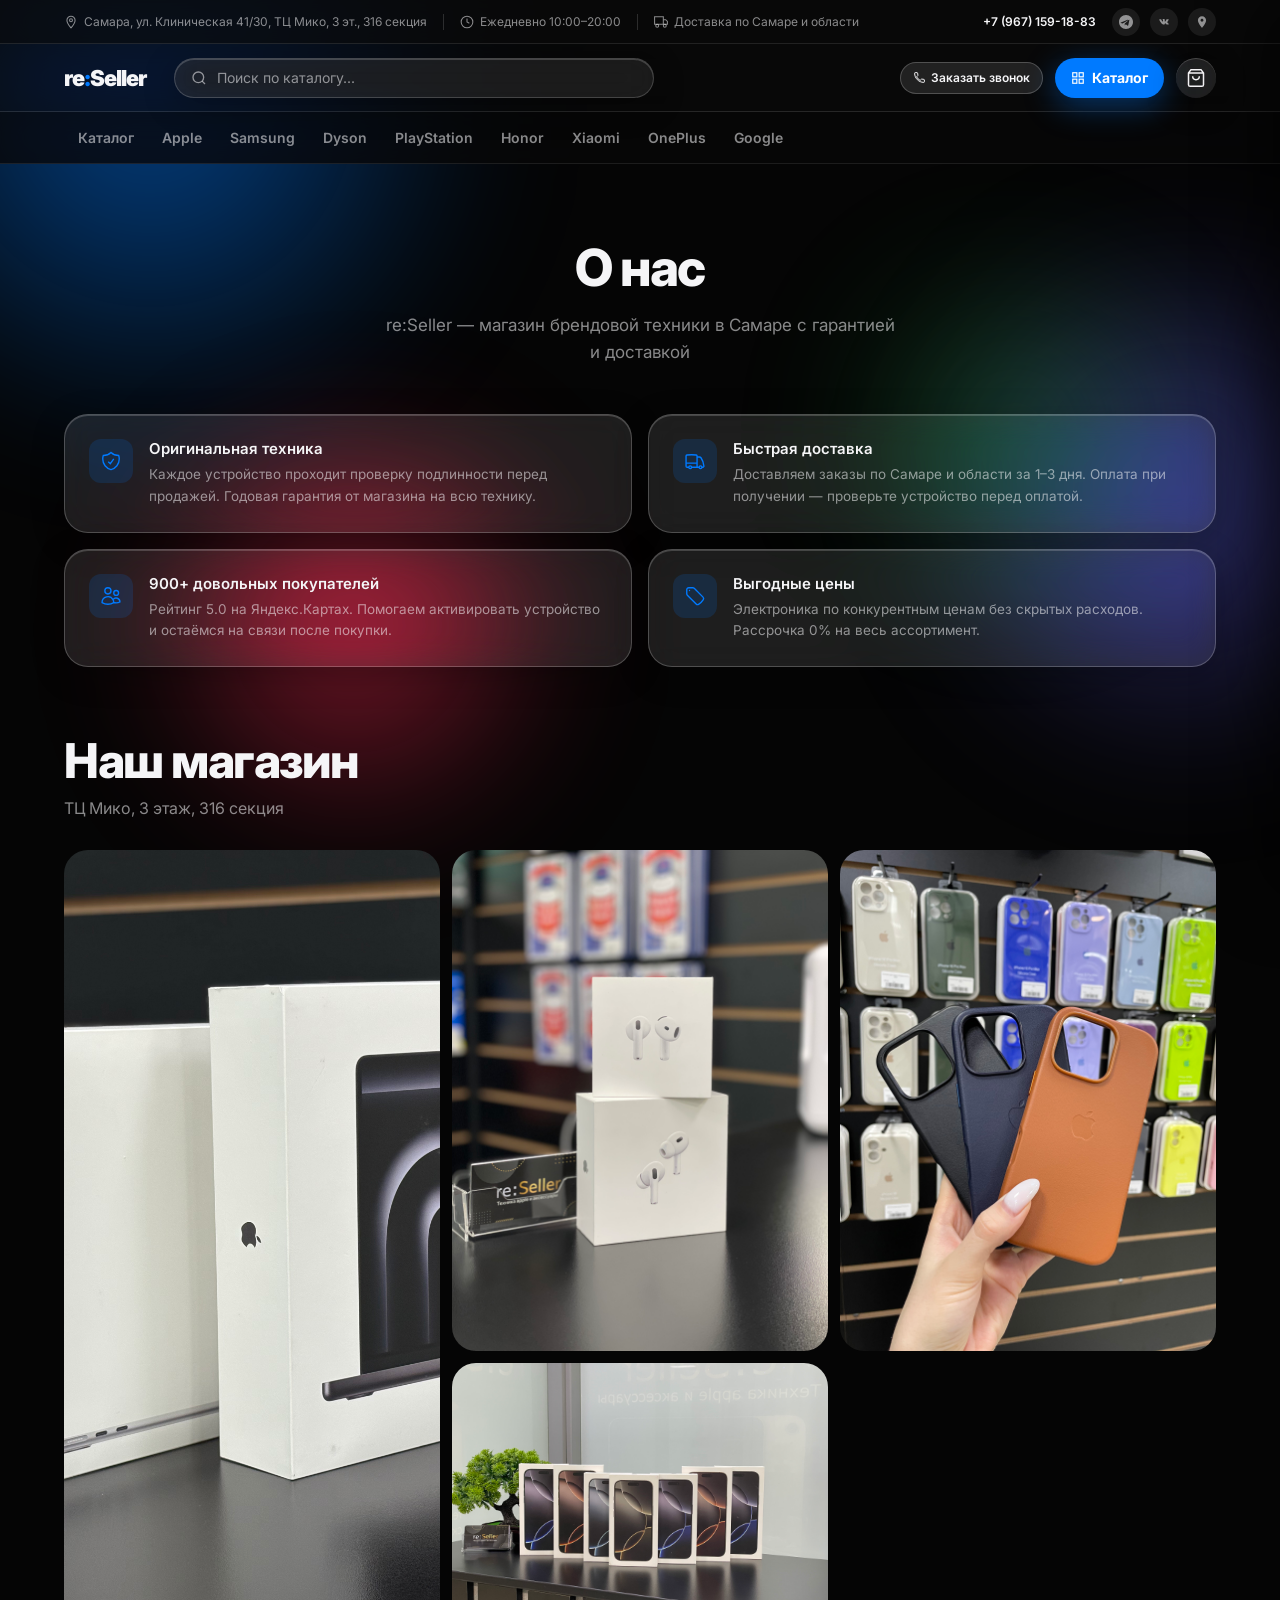
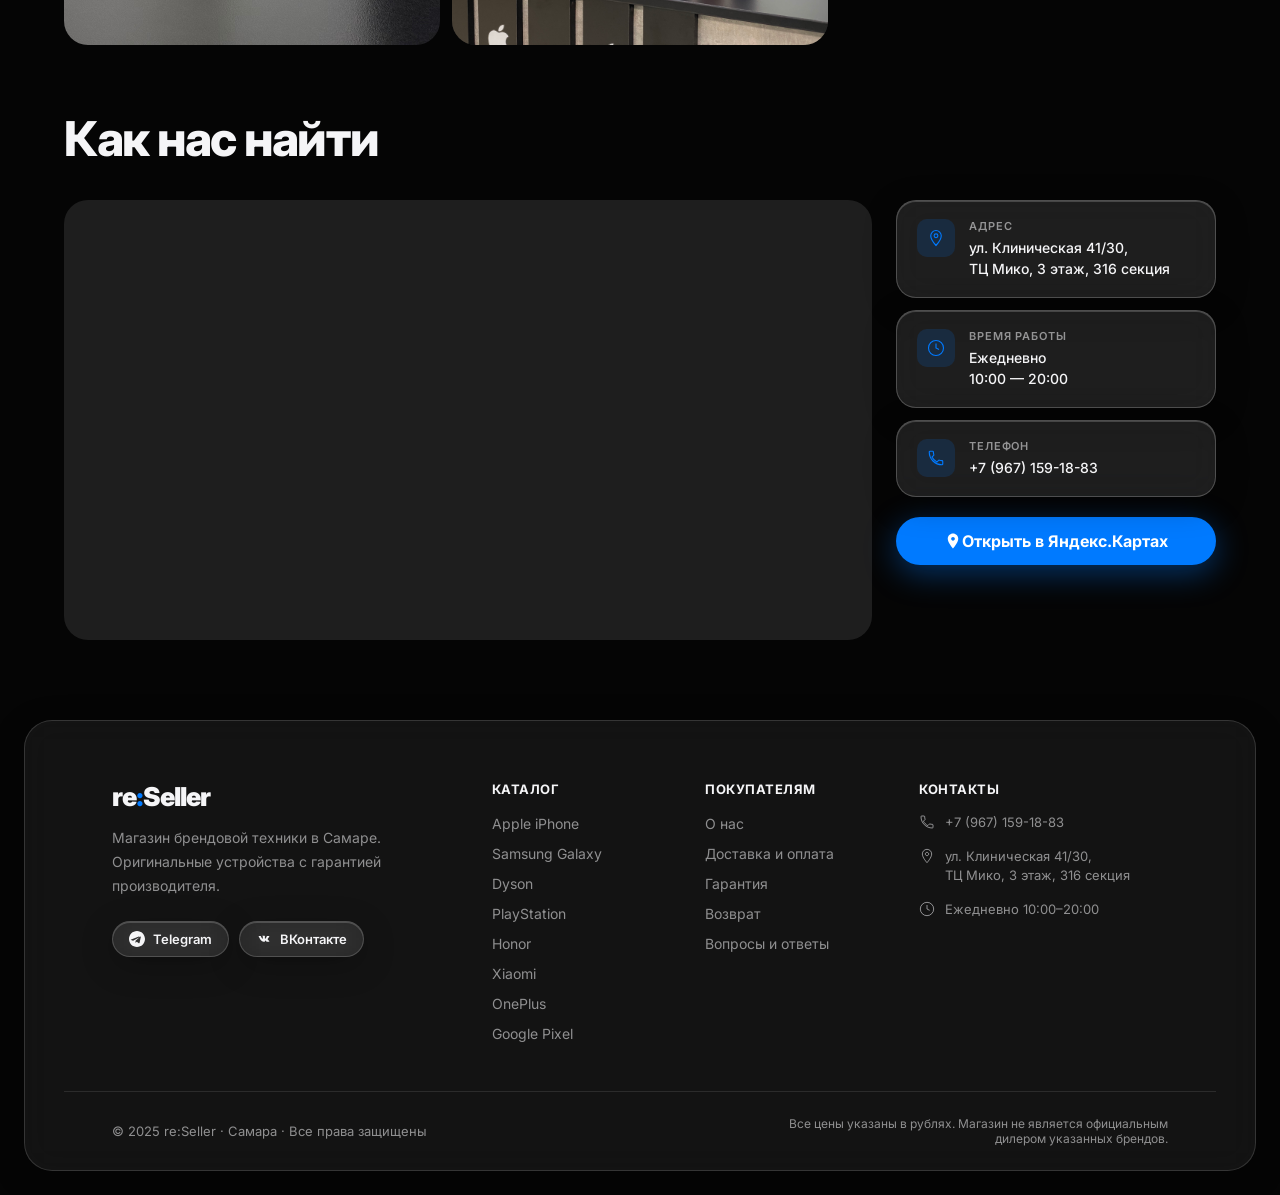
<file: about.html>
<!DOCTYPE html>
<html lang="ru">
<head>
  <meta charset="UTF-8" />
  <meta name="viewport" content="width=device-width, initial-scale=1.0" />
  <title>О нас — re:Seller · Магазин брендовой техники · Самара</title>
  <link rel="stylesheet" href="styles.css" />
  <link rel="preconnect" href="https://fonts.googleapis.com" />
  <link href="https://fonts.googleapis.com/css2?family=Inter:wght@300;400;500;600;700;800;900&display=swap" rel="stylesheet" />
</head>
<body>

  <!-- Ambient background -->
  <div class="bg-blob blob-1"></div>
  <div class="bg-blob blob-2"></div>
  <div class="bg-blob blob-3"></div>
  <div class="bg-blob blob-4"></div>

  <!-- ══ TOP BAR ══ -->
  <div class="topbar">
    <div class="topbar-inner">
      <div class="topbar-left">
        <a href="https://yandex.ru/maps/org/re_seller/228219839938" target="_blank" class="topbar-link">
          <svg viewBox="0 0 24 24" fill="none" stroke="currentColor" stroke-width="1.8"><path d="M12 2C8.13 2 5 5.13 5 9c0 5.25 7 13 7 13s7-7.75 7-13c0-3.87-3.13-7-7-7zm0 9.5c-1.38 0-2.5-1.12-2.5-2.5s1.12-2.5 2.5-2.5 2.5 1.12 2.5 2.5-1.12 2.5-2.5 2.5z"/></svg>
          Самара, ул. Клиническая 41/30, ТЦ Мико, 3 эт., 316 секция
        </a>
        <span class="topbar-sep"></span>
        <span class="topbar-link">
          <svg viewBox="0 0 24 24" fill="none" stroke="currentColor" stroke-width="1.8"><circle cx="12" cy="12" r="10"/><polyline points="12 6 12 12 16 14"/></svg>
          Ежедневно 10:00–20:00
        </span>
        <span class="topbar-sep"></span>
        <span class="topbar-link delivery-tag">
          <svg viewBox="0 0 24 24" fill="none" stroke="currentColor" stroke-width="1.8"><path d="M1 3h15v13H1zM16 8h4l3 3v5h-7V8z"/><circle cx="5.5" cy="18.5" r="2.5"/><circle cx="18.5" cy="18.5" r="2.5"/></svg>
          Доставка по Самаре и области
        </span>
      </div>
      <div class="topbar-right">
        <a href="tel:+79671591883" class="topbar-phone">+7 (967) 159-18-83</a>
        <div class="topbar-socials">
          <a href="https://t.me/reSeller763" target="_blank" class="social-icon" title="Telegram">
            <svg viewBox="0 0 24 24" fill="currentColor"><path d="M12 0C5.37 0 0 5.37 0 12s5.37 12 12 12 12-5.37 12-12S18.63 0 12 0zm5.88 8.16l-2.03 9.56c-.15.67-.55.84-1.11.52l-3-2.21-1.45 1.4c-.16.16-.3.3-.61.3l.21-3.03 5.52-4.99c.24-.21-.05-.33-.37-.12L6.12 14.52l-2.96-.92c-.64-.2-.66-.64.14-.95l11.55-4.45c.53-.19 1 .13.83.96z"/></svg>
          </a>
          <a href="https://vk.ru/reseller763" target="_blank" class="social-icon" title="ВКонтакте">
            <svg viewBox="0 0 24 24" fill="currentColor"><path d="M12.785 16.241s.288-.032.436-.194c.136-.148.132-.427.132-.427s-.02-1.304.585-1.496c.598-.189 1.364 1.26 2.177 1.817.615.42 1.08.328 1.08.328l2.17-.03s1.135-.07.597-1.022c-.044-.073-.312-.659-1.613-1.863-1.36-1.258-1.178-1.055.46-3.232.998-1.33 1.396-2.143 1.272-2.49-.118-.33-.849-.243-.849-.243l-2.442.015s-.181-.025-.315.056c-.132.079-.217.263-.217.263s-.386 1.03-.902 1.907c-1.086 1.847-1.52 1.945-1.698 1.83-.413-.267-.31-1.075-.31-1.648 0-1.793.271-2.54-.528-2.733-.265-.064-.46-.107-1.137-.114-.869-.009-1.605.003-2.02.207-.277.135-.49.437-.36.454.161.021.525.098.718.362.248.341.239 1.107.239 1.107s.142 2.11-.332 2.372c-.326.179-.773-.187-1.733-1.861-.491-.85-.862-1.79-.862-1.79s-.072-.176-.202-.271c-.157-.115-.376-.151-.376-.151l-2.322.015s-.348.01-.476.161c-.113.135-.009.414-.009.414s1.818 4.25 3.876 6.396c1.887 1.97 4.03 1.84 4.03 1.84h.972z"/></svg>
          </a>
          <a href="https://yandex.ru/maps/org/re_seller/228219839938?si=6q6cccfye1r00q7kajb4m5nunr" target="_blank" class="social-icon" title="Яндекс Карты">
            <svg viewBox="0 0 24 24" fill="currentColor"><path d="M12 2C8.13 2 5 5.13 5 9c0 5.25 7 13 7 13s7-7.75 7-13c0-3.87-3.13-7-7-7zm0 9.5c-1.38 0-2.5-1.12-2.5-2.5s1.12-2.5 2.5-2.5 2.5 1.12 2.5 2.5-1.12 2.5-2.5 2.5z"/></svg>
          </a>
        </div>
      </div>
    </div>
  </div>

  <!-- ══ HEADER ══ -->
  <header class="header glass" id="siteHeader">
    <div class="header-inner">
      <a href="index.html" class="logo">re<span>:</span>Seller</a>

      <div class="search-bar glass">
        <svg class="search-icon" viewBox="0 0 24 24" fill="none" stroke="currentColor" stroke-width="2"><circle cx="11" cy="11" r="8"/><line x1="21" y1="21" x2="16.65" y2="16.65"/></svg>
        <input type="text" placeholder="Поиск по каталогу..." id="searchInput" autocomplete="off" />
        <button class="search-clear" id="searchClear" style="display:none">
          <svg viewBox="0 0 24 24" fill="none" stroke="currentColor" stroke-width="2"><line x1="18" y1="6" x2="6" y2="18"/><line x1="6" y1="6" x2="18" y2="18"/></svg>
        </button>
      </div>

      <div class="header-actions">
        <button class="btn-ghost call-btn" id="callBtn" type="button">
          <svg viewBox="0 0 24 24" fill="none" stroke="currentColor" stroke-width="1.8"><path d="M6.62 10.79c1.44 2.83 3.76 5.14 6.59 6.59l2.2-2.2c.27-.27.67-.36 1.02-.24 1.12.37 2.33.57 3.57.57.55 0 1 .45 1 1V20c0 .55-.45 1-1 1-9.39 0-17-7.61-17-17 0-.55.45-1 1-1h3.5c.55 0 1 .45 1 1 0 1.25.2 2.45.57 3.57.11.35.03.74-.25 1.02l-2.2 2.2z"/></svg>
          Заказать звонок
        </button>
        <a href="catalog.html" class="btn-primary header-catalog-btn">
          <svg viewBox="0 0 24 24" fill="none" stroke="currentColor" stroke-width="2"><rect x="3" y="3" width="7" height="7"/><rect x="14" y="3" width="7" height="7"/><rect x="14" y="14" width="7" height="7"/><rect x="3" y="14" width="7" height="7"/></svg>
          Каталог
        </a>
        <button class="login-btn" id="loginBtn">
          <svg viewBox="0 0 24 24" fill="none" stroke="currentColor" stroke-width="1.8"><path d="M15.75 6a3.75 3.75 0 11-7.5 0 3.75 3.75 0 017.5 0zM4.501 20.118a7.5 7.5 0 0114.998 0A17.933 17.933 0 0112 21.75c-2.676 0-5.216-.584-7.499-1.632z"/></svg>
          <span>Войти</span>
        </button>
        <button class="icon-btn cart-btn glass" id="cartBtn">
          <svg viewBox="0 0 24 24" fill="none" stroke="currentColor" stroke-width="1.8"><path d="M6 2L3 6v14a2 2 0 002 2h14a2 2 0 002-2V6l-3-4zM3 6h18M16 10a4 4 0 01-8 0"/></svg>
          <span class="cart-badge" id="cartBadge">0</span>
        </button>
      </div>
    </div>
  </header>

  <!-- ══ BRAND NAV ══ -->
  <nav class="brandnav glass" id="brandNav">
    <div class="brandnav-inner">
      <ul class="brand-menu">
        <li class="brand-item hdr-cat-wrap" id="hdrCatWrap">
          <button class="brand-link" id="hdrCatBtn" type="button">Каталог</button>
        </li>
        <li class="brand-item has-dropdown">
          <a href="catalog.html" class="brand-link" data-brand="apple">Apple</a>
          <div class="dropdown glass">
            <div class="dropdown-grid">
              <a href="catalog.html?series=iphone" class="dropdown-item">
                <span class="di-icon" style="background:linear-gradient(135deg,#007AFF,#5AC8FA)">
                  <svg viewBox="0 0 24 24" fill="white"><path d="M17.05 20.28c-.98.95-2.05.8-3.08.35-1.09-.46-2.09-.48-3.24 0-1.44.62-2.2.44-3.06-.35C2.79 15.25 3.51 7.7 9.05 7.4c1.35.07 2.29.74 3.08.8 1.18-.24 2.31-.93 3.57-.84 1.51.12 2.65.72 3.4 1.8-3.12 1.87-2.38 5.98.48 7.13-.57 1.39-1.32 2.76-2.54 3.99zM12.03 7.25c-.15-2.23 1.66-4.07 3.74-4.25.29 2.58-2.34 4.5-3.74 4.25z"/></svg>
                </span>
                <div><strong>iPhone</strong><span>Смартфоны</span></div>
              </a>
              <a href="catalog.html?series=ipad" class="dropdown-item">
                <span class="di-icon" style="background:linear-gradient(135deg,#5856D6,#AF52DE)">
                  <svg viewBox="0 0 24 24" fill="white"><rect x="3" y="2" width="18" height="20" rx="2"/><line x1="8" y1="6" x2="16" y2="6" stroke="white" stroke-width="1.5"/><line x1="8" y1="10" x2="16" y2="10" stroke="white" stroke-width="1.5"/></svg>
                </span>
                <div><strong>iPad</strong><span>Планшеты</span></div>
              </a>
              <a href="catalog.html?series=macbook" class="dropdown-item">
                <span class="di-icon" style="background:linear-gradient(135deg,#636366,#8E8E93)">
                  <svg viewBox="0 0 24 24" fill="white"><rect x="2" y="4" width="20" height="14" rx="2"/><path d="M6 20h12M12 18v2" stroke="white" stroke-width="1.5" fill="none"/></svg>
                </span>
                <div><strong>MacBook</strong><span>Ноутбуки</span></div>
              </a>
              <a href="catalog.html?series=apple-watch" class="dropdown-item">
                <span class="di-icon" style="background:linear-gradient(135deg,#FF2D55,#FF6B81)">
                  <svg viewBox="0 0 24 24" fill="none" stroke="white" stroke-width="1.5"><circle cx="12" cy="12" r="9"/><path d="M12 8v4l3 3" stroke-linecap="round"/></svg>
                </span>
                <div><strong>Apple Watch</strong><span>Смарт-часы</span></div>
              </a>
              <a href="catalog.html?series=airpods" class="dropdown-item">
                <span class="di-icon" style="background:linear-gradient(135deg,#34C759,#30D158)">
                  <svg viewBox="0 0 24 24" fill="white"><path d="M12 2a7 7 0 017 7v2H5V9a7 7 0 017-7zM5 13h14l-1 7H6l-1-7z"/></svg>
                </span>
                <div><strong>AirPods</strong><span>Наушники</span></div>
              </a>
              <a href="catalog.html?series=mac" class="dropdown-item">
                <span class="di-icon" style="background:linear-gradient(135deg,#FF9500,#FFCC00)">
                  <svg viewBox="0 0 24 24" fill="white"><path d="M20 7H4a2 2 0 00-2 2v9a2 2 0 002 2h16a2 2 0 002-2V9a2 2 0 00-2-2zM4 7V5a2 2 0 012-2h12a2 2 0 012 2v2"/></svg>
                </span>
                <div><strong>Mac</strong><span>Компьютеры</span></div>
              </a>
            </div>
          </div>
        </li>
        <li class="brand-item has-dropdown">
          <a href="catalog.html" class="brand-link" data-brand="samsung">Samsung</a>
          <div class="dropdown glass">
            <div class="dropdown-grid">
              <a href="catalog.html?series=galaxy-s" class="dropdown-item">
                <span class="di-icon" style="background:linear-gradient(135deg,#1428A0,#4F6BED)">
                  <svg viewBox="0 0 24 24" fill="white"><rect x="5" y="2" width="14" height="20" rx="3"/><circle cx="12" cy="18" r="1" fill="white"/></svg>
                </span>
                <div><strong>Galaxy S</strong><span>Флагманы</span></div>
              </a>
              <a href="catalog.html?series=galaxy-a" class="dropdown-item">
                <span class="di-icon" style="background:linear-gradient(135deg,#00B4D8,#0077B6)">
                  <svg viewBox="0 0 24 24" fill="white"><rect x="5" y="2" width="14" height="20" rx="3"/></svg>
                </span>
                <div><strong>Galaxy A</strong><span>Смартфоны</span></div>
              </a>
              <a href="catalog.html?series=galaxy-tab" class="dropdown-item">
                <span class="di-icon" style="background:linear-gradient(135deg,#7209B7,#B5179E)">
                  <svg viewBox="0 0 24 24" fill="white"><rect x="3" y="2" width="18" height="20" rx="2"/></svg>
                </span>
                <div><strong>Galaxy Tab</strong><span>Планшеты</span></div>
              </a>
              <a href="catalog.html?series=galaxy-watch" class="dropdown-item">
                <span class="di-icon" style="background:linear-gradient(135deg,#2D6A4F,#52B788)">
                  <svg viewBox="0 0 24 24" fill="none" stroke="white" stroke-width="1.5"><rect x="5" y="4" width="14" height="16" rx="7"/><line x1="12" y1="9" x2="12" y2="15"/></svg>
                </span>
                <div><strong>Galaxy Watch</strong><span>Смарт-часы</span></div>
              </a>
              <a href="catalog.html?series=galaxy-buds" class="dropdown-item">
                <span class="di-icon" style="background:linear-gradient(135deg,#E63946,#FF6B6B)">
                  <svg viewBox="0 0 24 24" fill="white"><path d="M12 2a7 7 0 017 7v2H5V9a7 7 0 017-7z"/><rect x="5" y="11" width="14" height="9" rx="2"/></svg>
                </span>
                <div><strong>Galaxy Buds</strong><span>Наушники</span></div>
              </a>
            </div>
          </div>
        </li>
        <li class="brand-item has-dropdown">
          <a href="catalog.html" class="brand-link" data-brand="dyson">Dyson</a>
          <div class="dropdown glass">
            <div class="dropdown-list">
              <a href="catalog.html" class="dropdown-item-sm">Пылесосы</a>
              <a href="catalog.html" class="dropdown-item-sm">Фены Dyson Supersonic</a>
              <a href="catalog.html" class="dropdown-item-sm">Стайлеры Airwrap</a>
              <a href="catalog.html" class="dropdown-item-sm">Очистители воздуха</a>
              <a href="catalog.html" class="dropdown-item-sm">Вентиляторы</a>
            </div>
          </div>
        </li>
        <li class="brand-item has-dropdown">
          <a href="catalog.html" class="brand-link" data-brand="playstation">
            <span class="brand-text-logo ps">PlayStation</span>
          </a>
          <div class="dropdown glass">
            <div class="dropdown-list">
              <a href="catalog.html" class="dropdown-item-sm">PlayStation 5</a>
              <a href="catalog.html" class="dropdown-item-sm">Геймпады DualSense</a>
              <a href="catalog.html" class="dropdown-item-sm">Аксессуары</a>
              <a href="catalog.html" class="dropdown-item-sm">Игры</a>
            </div>
          </div>
        </li>
        <li class="brand-item has-dropdown">
          <a href="catalog.html" class="brand-link" data-brand="honor">Honor</a>
          <div class="dropdown glass">
            <div class="dropdown-list">
              <a href="catalog.html" class="dropdown-item-sm">Смартфоны</a>
              <a href="catalog.html" class="dropdown-item-sm">Планшеты</a>
              <a href="catalog.html" class="dropdown-item-sm">Ноутбуки</a>
              <a href="catalog.html" class="dropdown-item-sm">Смарт-часы</a>
            </div>
          </div>
        </li>
        <li class="brand-item has-dropdown">
          <a href="catalog.html" class="brand-link" data-brand="xiaomi">Xiaomi</a>
          <div class="dropdown glass">
            <div class="dropdown-list">
              <a href="catalog.html" class="dropdown-item-sm">Смартфоны</a>
              <a href="catalog.html" class="dropdown-item-sm">Redmi</a>
              <a href="catalog.html" class="dropdown-item-sm">POCO</a>
              <a href="catalog.html" class="dropdown-item-sm">Смарт-часы</a>
              <a href="catalog.html" class="dropdown-item-sm">Аксессуары</a>
            </div>
          </div>
        </li>
        <li class="brand-item has-dropdown">
          <a href="catalog.html" class="brand-link" data-brand="oneplus">OnePlus</a>
          <div class="dropdown glass">
            <div class="dropdown-list">
              <a href="catalog.html" class="dropdown-item-sm">Флагманские смартфоны</a>
              <a href="catalog.html" class="dropdown-item-sm">OnePlus Nord</a>
              <a href="catalog.html" class="dropdown-item-sm">Смарт-часы</a>
            </div>
          </div>
        </li>
        <li class="brand-item has-dropdown">
          <a href="catalog.html" class="brand-link" data-brand="google">Google</a>
          <div class="dropdown glass">
            <div class="dropdown-list">
              <a href="catalog.html" class="dropdown-item-sm">Pixel 9</a>
              <a href="catalog.html" class="dropdown-item-sm">Pixel 9 Pro</a>
              <a href="catalog.html" class="dropdown-item-sm">Pixel Watch</a>
              <a href="catalog.html" class="dropdown-item-sm">Pixel Buds</a>
            </div>
          </div>
        </li>
      </ul>
    </div>
  </nav>

  <!-- ══ PAGE HERO ══ -->
  <section class="page-hero-section">
    <div class="container">
      <div class="page-hero-content reveal">
        <h1 class="page-hero-title">О нас</h1>
        <p class="page-hero-sub">re:Seller — магазин брендовой техники в Самаре с гарантией и доставкой</p>
      </div>
    </div>
  </section>

  <!-- ══ ABOUT INFO ══ -->
  <section class="about-info-section">
    <div class="container">
      <div class="about-info-grid">
        <div class="about-info-card glass reveal">
          <div class="ainfo-icon">
            <svg viewBox="0 0 24 24" fill="none" stroke="currentColor" stroke-width="1.5"><path d="M9 12.75L11.25 15 15 9.75m-3-7.036A11.959 11.959 0 013.598 6 11.99 11.99 0 003 9.749c0 5.592 3.824 10.29 9 11.623 5.176-1.332 9-6.03 9-11.622 0-1.31-.21-2.571-.598-3.751h-.152c-3.196 0-6.1-1.248-8.25-3.285z"/></svg>
          </div>
          <div>
            <h3>Оригинальная техника</h3>
            <p>Каждое устройство проходит проверку подлинности перед продажей. Годовая гарантия от магазина на всю технику.</p>
          </div>
        </div>
        <div class="about-info-card glass reveal">
          <div class="ainfo-icon">
            <svg viewBox="0 0 24 24" fill="none" stroke="currentColor" stroke-width="1.5"><path d="M8.25 18.75a1.5 1.5 0 01-3 0m3 0a1.5 1.5 0 00-3 0m3 0h6m-9 0H3.375a1.125 1.125 0 01-1.125-1.125V14.25m17.25 4.5a1.5 1.5 0 01-3 0m3 0a1.5 1.5 0 00-3 0m3 0h1.125c.621 0 1.129-.504 1.09-1.124a17.902 17.902 0 00-3.213-9.193 2.056 2.056 0 00-1.58-.86H14.25M16.5 18.75h-2.25m0-11.177v-.958c0-.568-.422-1.048-.987-1.106a48.554 48.554 0 00-10.026 0 1.106 1.106 0 00-.987 1.106v7.635m12-6.677v6.677m0 4.5v-4.5m0 0h-12"/></svg>
          </div>
          <div>
            <h3>Быстрая доставка</h3>
            <p>Доставляем заказы по Самаре и области за 1–3 дня. Оплата при получении — проверьте устройство перед оплатой.</p>
          </div>
        </div>
        <div class="about-info-card glass reveal">
          <div class="ainfo-icon">
            <svg viewBox="0 0 24 24" fill="none" stroke="currentColor" stroke-width="1.5"><path d="M15 19.128a9.38 9.38 0 002.625.372 9.337 9.337 0 004.121-.952 4.125 4.125 0 00-7.533-2.493M15 19.128v-.003c0-1.113-.285-2.16-.786-3.07M15 19.128v.106A12.318 12.318 0 018.624 21c-2.331 0-4.512-.645-6.374-1.766l-.001-.109a6.375 6.375 0 0111.964-3.07M12 6.375a3.375 3.375 0 11-6.75 0 3.375 3.375 0 016.75 0zm8.25 2.25a2.625 2.625 0 11-5.25 0 2.625 2.625 0 015.25 0z"/></svg>
          </div>
          <div>
            <h3>900+ довольных покупателей</h3>
            <p>Рейтинг 5.0 на Яндекс.Картах. Помогаем активировать устройство и остаёмся на связи после покупки.</p>
          </div>
        </div>
        <div class="about-info-card glass reveal">
          <div class="ainfo-icon">
            <svg viewBox="0 0 24 24" fill="none" stroke="currentColor" stroke-width="1.5"><path d="M9.568 3H5.25A2.25 2.25 0 003 5.25v4.318c0 .597.237 1.17.659 1.591l9.581 9.581c.699.699 1.78.872 2.607.33a18.095 18.095 0 005.223-5.223c.542-.827.369-1.908-.33-2.607L11.16 3.66A2.25 2.25 0 009.568 3z"/><path d="M6 6h.008v.008H6V6z" stroke-linecap="round" stroke-linejoin="round"/></svg>
          </div>
          <div>
            <h3>Выгодные цены</h3>
            <p>Электроника по конкурентным ценам без скрытых расходов. Рассрочка 0% на весь ассортимент.</p>
          </div>
        </div>
      </div>
    </div>
  </section>

  <!-- ══ GALLERY ══ -->
  <section class="about-gallery-section">
    <div class="container">
      <h2 class="section-title reveal">Наш магазин</h2>
      <p class="section-sub reveal" style="margin-bottom:32px;">ТЦ Мико, 3 этаж, 316 секция</p>
      <div class="about-gallery">
        <div class="gallery-item gallery-item--tall reveal">
          <img src="shop1.jpg" alt="Магазин re:Seller — торговый зал" loading="lazy" />
        </div>
        <div class="gallery-item reveal">
          <img src="shop2.jpg" alt="Магазин re:Seller — витрина" loading="lazy" />
        </div>
        <div class="gallery-item reveal">
          <img src="shop3.jpg" alt="Магазин re:Seller — техника" loading="lazy" />
        </div>
        <div class="gallery-item reveal">
          <img src="shop4.jpg" alt="Магазин re:Seller — ассортимент" loading="lazy" />
        </div>
      </div>
    </div>
  </section>

  <!-- ══ MAP ══ -->
  <section class="about-map-section">
    <div class="container">
      <h2 class="section-title reveal">Как нас найти</h2>
      <div class="about-map-layout">
        <div class="about-map-wrap reveal">
          <iframe
            src="https://yandex.ru/map-widget/v1/org/re_seller/228219839938/"
            allowfullscreen
            loading="lazy"
            referrerpolicy="no-referrer-when-downgrade"
          ></iframe>
        </div>
        <div class="about-map-contacts reveal">
          <div class="map-contact-item glass">
            <div class="mci-icon">
              <svg viewBox="0 0 24 24" fill="none" stroke="currentColor" stroke-width="1.5"><path d="M12 2C8.13 2 5 5.13 5 9c0 5.25 7 13 7 13s7-7.75 7-13c0-3.87-3.13-7-7-7zm0 9.5c-1.38 0-2.5-1.12-2.5-2.5s1.12-2.5 2.5-2.5 2.5 1.12 2.5 2.5-1.12 2.5-2.5 2.5z"/></svg>
            </div>
            <div>
              <span class="mci-label">Адрес</span>
              <span class="mci-value">ул. Клиническая 41/30,<br>ТЦ Мико, 3 этаж, 316 секция</span>
            </div>
          </div>
          <div class="map-contact-item glass">
            <div class="mci-icon">
              <svg viewBox="0 0 24 24" fill="none" stroke="currentColor" stroke-width="1.5"><circle cx="12" cy="12" r="10"/><polyline points="12 6 12 12 16 14"/></svg>
            </div>
            <div>
              <span class="mci-label">Время работы</span>
              <span class="mci-value">Ежедневно<br>10:00 — 20:00</span>
            </div>
          </div>
          <div class="map-contact-item glass">
            <div class="mci-icon">
              <svg viewBox="0 0 24 24" fill="none" stroke="currentColor" stroke-width="1.5"><path d="M6.62 10.79c1.44 2.83 3.76 5.14 6.59 6.59l2.2-2.2c.27-.27.67-.36 1.02-.24 1.12.37 2.33.57 3.57.57.55 0 1 .45 1 1V20c0 .55-.45 1-1 1-9.39 0-17-7.61-17-17 0-.55.45-1 1-1h3.5c.55 0 1 .45 1 1 0 1.25.2 2.45.57 3.57.11.35.03.74-.25 1.02l-2.2 2.2z"/></svg>
            </div>
            <div>
              <span class="mci-label">Телефон</span>
              <a href="tel:+79671591883" class="mci-value mci-phone">+7 (967) 159-18-83</a>
            </div>
          </div>
          <a href="https://yandex.ru/maps/org/re_seller/228219839938" target="_blank" class="btn-primary" style="justify-content:center;margin-top:8px;">
            <svg viewBox="0 0 24 24" fill="currentColor" width="18" height="18"><path d="M12 2C8.13 2 5 5.13 5 9c0 5.25 7 13 7 13s7-7.75 7-13c0-3.87-3.13-7-7-7zm0 9.5c-1.38 0-2.5-1.12-2.5-2.5s1.12-2.5 2.5-2.5 2.5 1.12 2.5 2.5-1.12 2.5-2.5 2.5z"/></svg>
            Открыть в Яндекс.Картах
          </a>
        </div>
      </div>
    </div>
  </section>

  <!-- ══ FOOTER ══ -->
  <footer class="footer">
    <div class="footer-glass glass">
      <div class="container">
        <div class="footer-grid">

          <div class="footer-col">
            <div class="footer-logo">re<span>:</span>Seller</div>
            <p class="footer-desc">Магазин брендовой техники в Самаре. Оригинальные устройства с гарантией производителя.</p>
            <div class="footer-socials">
              <a href="https://t.me/reSeller763" target="_blank" class="fsocial-btn glass">
                <svg viewBox="0 0 24 24" fill="currentColor"><path d="M12 0C5.37 0 0 5.37 0 12s5.37 12 12 12 12-5.37 12-12S18.63 0 12 0zm5.88 8.16l-2.03 9.56c-.15.67-.55.84-1.11.52l-3-2.21-1.45 1.4c-.16.16-.3.3-.61.3l.21-3.03 5.52-4.99c.24-.21-.05-.33-.37-.12L6.12 14.52l-2.96-.92c-.64-.2-.66-.64.14-.95l11.55-4.45c.53-.19 1 .13.83.96z"/></svg>
                Telegram
              </a>
              <a href="https://vk.ru/reseller763" target="_blank" class="fsocial-btn glass">
                <svg viewBox="0 0 24 24" fill="currentColor"><path d="M12.785 16.241s.288-.032.436-.194c.136-.148.132-.427.132-.427s-.02-1.304.585-1.496c.598-.189 1.364 1.26 2.177 1.817.615.42 1.08.328 1.08.328l2.17-.03s1.135-.07.597-1.022c-.044-.073-.312-.659-1.613-1.863-1.36-1.258-1.178-1.055.46-3.232.998-1.33 1.396-2.143 1.272-2.49-.118-.33-.849-.243-.849-.243l-2.442.015s-.181-.025-.315.056c-.132.079-.217.263-.217.263s-.386 1.03-.902 1.907c-1.086 1.847-1.52 1.945-1.698 1.83-.413-.267-.31-1.075-.31-1.648 0-1.793.271-2.54-.528-2.733-.265-.064-.46-.107-1.137-.114-.869-.009-1.605.003-2.02.207-.277.135-.49.437-.36.454.161.021.525.098.718.362.248.341.239 1.107.239 1.107s.142 2.11-.332 2.372c-.326.179-.773-.187-1.733-1.861-.491-.85-.862-1.79-.862-1.79s-.072-.176-.202-.271c-.157-.115-.376-.151-.376-.151l-2.322.015s-.348.01-.476.161c-.113.135-.009.414-.009.414s1.818 4.25 3.876 6.396c1.887 1.97 4.03 1.84 4.03 1.84h.972z"/></svg>
                ВКонтакте
              </a>
            </div>
          </div>

          <div class="footer-col">
            <h4>Каталог</h4>
            <ul class="footer-links">
              <li><a href="catalog.html">Apple iPhone</a></li>
              <li><a href="catalog.html">Samsung Galaxy</a></li>
              <li><a href="catalog.html">Dyson</a></li>
              <li><a href="catalog.html">PlayStation</a></li>
              <li><a href="catalog.html">Honor</a></li>
              <li><a href="catalog.html">Xiaomi</a></li>
              <li><a href="catalog.html">OnePlus</a></li>
              <li><a href="catalog.html">Google Pixel</a></li>
            </ul>
          </div>

          <div class="footer-col">
            <h4>Покупателям</h4>
            <ul class="footer-links">
              <li><a href="about.html">О нас</a></li>
              <li><a href="#">Доставка и оплата</a></li>
              <li><a href="#">Гарантия</a></li>
              <li><a href="#">Возврат</a></li>
              <li><a href="#">Вопросы и ответы</a></li>
            </ul>
          </div>

          <div class="footer-col">
            <h4>Контакты</h4>
            <div class="footer-contacts">
              <a href="tel:+79671591883" class="fcontact-item">
                <svg viewBox="0 0 24 24" fill="none" stroke="currentColor" stroke-width="1.5"><path d="M6.62 10.79c1.44 2.83 3.76 5.14 6.59 6.59l2.2-2.2c.27-.27.67-.36 1.02-.24 1.12.37 2.33.57 3.57.57.55 0 1 .45 1 1V20c0 .55-.45 1-1 1-9.39 0-17-7.61-17-17 0-.55.45-1 1-1h3.5c.55 0 1 .45 1 1 0 1.25.2 2.45.57 3.57.11.35.03.74-.25 1.02l-2.2 2.2z"/></svg>
                +7 (967) 159-18-83
              </a>
              <a href="https://yandex.ru/maps/org/re_seller/228219839938?si=6q6cccfye1r00q7kajb4m5nunr" target="_blank" class="fcontact-item">
                <svg viewBox="0 0 24 24" fill="none" stroke="currentColor" stroke-width="1.5"><path d="M12 2C8.13 2 5 5.13 5 9c0 5.25 7 13 7 13s7-7.75 7-13c0-3.87-3.13-7-7-7zm0 9.5c-1.38 0-2.5-1.12-2.5-2.5s1.12-2.5 2.5-2.5 2.5 1.12 2.5 2.5-1.12 2.5-2.5 2.5z"/></svg>
                ул. Клиническая 41/30,<br/>ТЦ Мико, 3 этаж, 316 секция
              </a>
              <div class="fcontact-item">
                <svg viewBox="0 0 24 24" fill="none" stroke="currentColor" stroke-width="1.5"><circle cx="12" cy="12" r="10"/><polyline points="12 6 12 12 16 14"/></svg>
                Ежедневно 10:00–20:00
              </div>
            </div>
          </div>

        </div>

        <div class="footer-bottom">
          <p>© 2025 re:Seller · Самара · Все права защищены</p>
          <p class="footer-legal">Все цены указаны в рублях. Магазин не является официальным дилером указанных брендов.</p>
        </div>
      </div>
    </div>
  </footer>

  <!-- ══ CART SIDEBAR ══ -->
  <div class="cart-overlay" id="cartOverlay" onclick="toggleCart()"></div>
  <aside class="cart-sidebar glass" id="cartSidebar">
    <div class="cart-header">
      <h3>Корзина</h3>
      <button class="cart-close" onclick="toggleCart()">
        <svg viewBox="0 0 24 24" fill="none" stroke="currentColor" stroke-width="2"><line x1="18" y1="6" x2="6" y2="18"/><line x1="6" y1="6" x2="18" y2="18"/></svg>
      </button>
    </div>
    <div class="cart-items" id="cartItems">
      <div class="cart-empty" id="cartEmpty">
        <svg viewBox="0 0 24 24" fill="none" stroke="currentColor" stroke-width="1.2"><path d="M6 2L3 6v14a2 2 0 002 2h14a2 2 0 002-2V6l-3-4zM3 6h18M16 10a4 4 0 01-8 0"/></svg>
        <p>Корзина пуста</p>
      </div>
    </div>
    <div class="cart-footer" id="cartFooter" style="display:none">
      <div class="cart-total">
        Итого: <strong id="cartTotal">0 ₽</strong>
      </div>
      <a href="https://t.me/reSeller763" target="_blank" class="btn-primary cart-order-btn">Оформить заказ</a>
    </div>
  </aside>

  <!-- ══ SEARCH RESULTS ══ -->
  <div class="search-dropdown glass" id="searchDropdown"></div>

  <!-- ══ LOGIN MODAL ══ -->
  <div class="modal-overlay" id="loginModal">
    <div class="modal-box">
      <div class="modal-head">
        <h3>Войти</h3>
        <button class="modal-close-btn" onclick="closeLoginModal()">
          <svg viewBox="0 0 24 24" fill="none" stroke="currentColor" stroke-width="2.5"><line x1="18" y1="6" x2="6" y2="18"/><line x1="6" y1="6" x2="18" y2="18"/></svg>
        </button>
      </div>
      <div class="form-group">
        <label>Логин</label>
        <input type="text" id="loginUsername" placeholder="Введите логин" autocomplete="username"/>
      </div>
      <div class="form-group">
        <label>Пароль</label>
        <input type="password" id="loginPassword" placeholder="Введите пароль" autocomplete="current-password"/>
      </div>
      <div class="login-error" id="loginError"></div>
      <button class="btn-primary" id="loginSubmit" style="width:100%;justify-content:center;">Войти</button>
    </div>
  </div>

  <!-- ══ CALL MODAL ══ -->
  <div class="modal-overlay" id="callModal">
    <div class="modal-box">
      <div class="modal-head">
        <h3>Заказать звонок</h3>
        <button class="modal-close-btn" id="callModalClose">
          <svg viewBox="0 0 24 24" fill="none" stroke="currentColor" stroke-width="2.5"><line x1="18" y1="6" x2="6" y2="18"/><line x1="6" y1="6" x2="18" y2="18"/></svg>
        </button>
      </div>
      <div id="callForm">
        <p style="font-size:14px;color:var(--text-muted);margin-bottom:20px;line-height:1.55;">Оставьте заявку — мы перезвоним вам в ближайшее время</p>
        <div class="form-group">
          <label>Ваше имя</label>
          <input type="text" id="callName" placeholder="Введите ваше имя" autocomplete="name"/>
        </div>
        <div class="form-group">
          <label>Телефон</label>
          <input type="tel" id="callPhone" placeholder="+7 (___) ___-__-__" autocomplete="tel"/>
        </div>
        <div class="call-modal-error" id="callModalError"></div>
        <button class="btn-primary" id="callModalSubmit" style="width:100%;justify-content:center;">Отправить заявку</button>
      </div>
      <div class="call-success" id="callSuccess" style="display:none;">
        <svg viewBox="0 0 24 24" fill="none" stroke="currentColor" stroke-width="2" width="52" height="52"><path d="M22 11.08V12a10 10 0 11-5.93-9.14"/><polyline points="22 4 12 14.01 9 11.01"/></svg>
        <p style="font-size:17px;font-weight:700;margin-top:14px;">Заявка принята!</p>
        <p style="font-size:14px;color:var(--text-muted);margin-top:6px;line-height:1.5;">Мы перезвоним вам<br>в ближайшее время</p>
      </div>
    </div>
  </div>

  <!-- ══ CATALOG MEGA-MENU ══ -->
  <div class="hdr-mega-overlay" id="hdrMegaOverlay"></div>
  <div class="hdr-mega glass" id="hdrMega">
    <div class="hmm-topbar" id="hmmTopbar">
      <button class="hmm-back" id="hmmBack"><svg viewBox="0 0 24 24" fill="none" stroke="currentColor" stroke-width="2.5"><polyline points="15 18 9 12 15 6"/></svg>Назад</button>
      <span class="hmm-topbar-title" id="hmmTopbarTitle">Каталог</span>
      <button class="hmm-close" id="hmmClose"><svg viewBox="0 0 24 24" fill="none" stroke="currentColor" stroke-width="2.5"><line x1="18" y1="6" x2="6" y2="18"/><line x1="6" y1="6" x2="18" y2="18"/></svg></button>
    </div>
    <div class="hmm-brands" id="hmmBrands">
      <a href="catalog.html" class="hmm-all-row"><span class="hmm-icon" style="background:linear-gradient(135deg,#636366,#8E8E93)"><svg viewBox="0 0 24 24" fill="none" stroke="white" stroke-width="2"><rect x="3" y="3" width="7" height="7"/><rect x="14" y="3" width="7" height="7"/><rect x="14" y="14" width="7" height="7"/><rect x="3" y="14" width="7" height="7"/></svg></span><span class="hmm-label">Все товары</span></a>
      <div class="hmm-sep"></div>
      <button class="hmm-row" data-brand="apple" type="button"><span class="hmm-icon" style="background:linear-gradient(135deg,#007AFF,#5AC8FA)"><svg viewBox="0 0 24 24" fill="white"><path d="M12.152 6.896c-.948 0-2.415-1.078-3.96-1.04-2.04.027-3.91 1.183-4.961 3.014-2.117 3.675-.546 9.103 1.519 12.09 1.013 1.454 2.208 3.09 3.792 3.039 1.52-.065 2.09-.987 3.935-.987 1.831 0 2.35.987 3.96.948 1.637-.026 2.676-1.48 3.676-2.948 1.156-1.688 1.636-3.325 1.662-3.415-.039-.013-3.182-1.221-3.22-4.857-.026-3.04 2.48-4.494 2.597-4.559-1.429-2.09-3.623-2.324-4.39-2.376-2-.156-3.675 1.09-4.61 1.09zM15.53 3.83c.843-1.012 1.4-2.427 1.245-3.83-1.207.052-2.662.805-3.532 1.818-.78.896-1.454 2.338-1.273 3.714 1.338.104 2.715-.688 3.56-1.701"/></svg></span><span class="hmm-label">Apple</span><svg class="hmm-arrow" viewBox="0 0 24 24" fill="none" stroke="currentColor" stroke-width="2.5"><polyline points="9 18 15 12 9 6"/></svg></button>
      <button class="hmm-row" data-brand="samsung" type="button"><span class="hmm-icon" style="background:linear-gradient(135deg,#1428A0,#4F6BED);font-size:5.5px;letter-spacing:0.5px;overflow:hidden">SAMSUNG</span><span class="hmm-label">Samsung</span><svg class="hmm-arrow" viewBox="0 0 24 24" fill="none" stroke="currentColor" stroke-width="2.5"><polyline points="9 18 15 12 9 6"/></svg></button>
      <button class="hmm-row" data-brand="dyson" type="button"><span class="hmm-icon" style="background:linear-gradient(135deg,#C5A96D,#A08040);font-size:9.5px;letter-spacing:1.5px;overflow:hidden">dyson</span><span class="hmm-label">Dyson</span><svg class="hmm-arrow" viewBox="0 0 24 24" fill="none" stroke="currentColor" stroke-width="2.5"><polyline points="9 18 15 12 9 6"/></svg></button>
      <button class="hmm-row" data-brand="playstation" type="button"><span class="hmm-icon" style="background:linear-gradient(135deg,#003087,#4F6BED)"><svg viewBox="0 0 100 100" fill="white"><circle cx="50" cy="50" r="44" fill="none" stroke="white" stroke-width="6"/><text x="50" y="63" font-family="Inter,sans-serif" font-size="30" font-weight="900" text-anchor="middle">PS</text></svg></span><span class="hmm-label">PlayStation</span><svg class="hmm-arrow" viewBox="0 0 24 24" fill="none" stroke="currentColor" stroke-width="2.5"><polyline points="9 18 15 12 9 6"/></svg></button>
      <button class="hmm-row" data-brand="honor" type="button"><span class="hmm-icon" style="background:linear-gradient(135deg,#CF0000,#FF4040);font-size:7px;letter-spacing:1.5px;overflow:hidden">HONOR</span><span class="hmm-label">Honor</span><svg class="hmm-arrow" viewBox="0 0 24 24" fill="none" stroke="currentColor" stroke-width="2.5"><polyline points="9 18 15 12 9 6"/></svg></button>
      <button class="hmm-row" data-brand="xiaomi" type="button"><span class="hmm-icon" style="background:linear-gradient(135deg,#FF6900,#FFAA00);font-size:8px;letter-spacing:-0.3px;overflow:hidden">Xiaomi</span><span class="hmm-label">Xiaomi</span><svg class="hmm-arrow" viewBox="0 0 24 24" fill="none" stroke="currentColor" stroke-width="2.5"><polyline points="9 18 15 12 9 6"/></svg></button>
      <button class="hmm-row" data-brand="oneplus" type="button"><span class="hmm-icon" style="background:linear-gradient(135deg,#F5010C,#FF6060)"><svg viewBox="0 0 24 24" fill="white"><path d="M0 3.74V24h20.26V12.428h-2.256v9.317H2.254V5.995h9.318V3.742zM18.004 0v3.74h-3.758v2.256h3.758v3.758h2.255V5.996H24V3.74h-3.758V0zm-6.45 18.756V8.862H9.562c0 .682-.228 1.189-.577 1.504-.367.297-.91.437-1.556.437h-.245v1.625h2.133v6.31h2.237z"/></svg></span><span class="hmm-label">OnePlus</span><svg class="hmm-arrow" viewBox="0 0 24 24" fill="none" stroke="currentColor" stroke-width="2.5"><polyline points="9 18 15 12 9 6"/></svg></button>
      <button class="hmm-row" data-brand="google" type="button"><span class="hmm-icon" style="background:#fff"><svg viewBox="0 0 24 24"><path d="M22.56 12.25c0-.78-.07-1.53-.2-2.25H12v4.26h5.92c-.26 1.37-1.04 2.53-2.21 3.31v2.77h3.57c2.08-1.92 3.28-4.74 3.28-8.09z" fill="#4285F4"/><path d="M12 23c2.97 0 5.46-.98 7.28-2.66l-3.57-2.77c-.98.66-2.23 1.06-3.71 1.06-2.86 0-5.29-1.93-6.16-4.53H2.18v2.84C3.99 20.53 7.7 23 12 23z" fill="#34A853"/><path d="M5.84 14.09c-.22-.66-.35-1.36-.35-2.09s.13-1.43.35-2.09V7.07H2.18C1.43 8.55 1 10.22 1 12s.43 3.45 1.18 4.93l2.85-2.22.81-.62z" fill="#FBBC05"/><path d="M12 5.38c1.62 0 3.06.56 4.21 1.64l3.15-3.15C17.45 2.09 14.97 1 12 1 7.7 1 3.99 3.47 2.18 7.07l3.66 2.84c.87-2.6 3.3-4.53 6.16-4.53z" fill="#EA4335"/></svg></span><span class="hmm-label">Google</span><svg class="hmm-arrow" viewBox="0 0 24 24" fill="none" stroke="currentColor" stroke-width="2.5"><polyline points="9 18 15 12 9 6"/></svg></button>
    </div>
    <div class="hmm-models" id="hmmModels">
      <div class="hmm-panel" data-for="apple"><div class="dropdown-grid">
        <a href="catalog.html?series=iphone" class="dropdown-item"><span class="di-icon" style="background:linear-gradient(135deg,#007AFF,#5AC8FA)"><svg viewBox="0 0 24 24" fill="white"><path d="M17.05 20.28c-.98.95-2.05.8-3.08.35-1.09-.46-2.09-.48-3.24 0-1.44.62-2.2.44-3.06-.35C2.79 15.25 3.51 7.7 9.05 7.4c1.35.07 2.29.74 3.08.8 1.18-.24 2.31-.93 3.57-.84 1.51.12 2.65.72 3.4 1.8-3.12 1.87-2.38 5.98.48 7.13-.57 1.39-1.32 2.76-2.54 3.99zM12.03 7.25c-.15-2.23 1.66-4.07 3.74-4.25.29 2.58-2.34 4.5-3.74 4.25z"/></svg></span><div><strong>iPhone</strong><span>Смартфоны</span></div></a>
        <a href="catalog.html?series=ipad" class="dropdown-item"><span class="di-icon" style="background:linear-gradient(135deg,#5856D6,#AF52DE)"><svg viewBox="0 0 24 24" fill="white"><rect x="3" y="2" width="18" height="20" rx="2"/></svg></span><div><strong>iPad</strong><span>Планшеты</span></div></a>
        <a href="catalog.html?series=macbook" class="dropdown-item"><span class="di-icon" style="background:linear-gradient(135deg,#636366,#8E8E93)"><svg viewBox="0 0 24 24" fill="white"><rect x="2" y="4" width="20" height="14" rx="2"/><path d="M6 20h12M12 18v2" stroke="white" stroke-width="1.5" fill="none"/></svg></span><div><strong>MacBook</strong><span>Ноутбуки</span></div></a>
        <a href="catalog.html?series=apple-watch" class="dropdown-item"><span class="di-icon" style="background:linear-gradient(135deg,#FF2D55,#FF6B81)"><svg viewBox="0 0 24 24" fill="none" stroke="white" stroke-width="1.5"><circle cx="12" cy="12" r="9"/><path d="M12 8v4l3 3" stroke-linecap="round"/></svg></span><div><strong>Apple Watch</strong><span>Смарт-часы</span></div></a>
        <a href="catalog.html?series=airpods" class="dropdown-item"><span class="di-icon" style="background:linear-gradient(135deg,#34C759,#30D158)"><svg viewBox="0 0 24 24" fill="white"><path d="M12 2a7 7 0 017 7v2H5V9a7 7 0 017-7zM5 13h14l-1 7H6l-1-7z"/></svg></span><div><strong>AirPods</strong><span>Наушники</span></div></a>
        <a href="catalog.html?series=mac" class="dropdown-item"><span class="di-icon" style="background:linear-gradient(135deg,#FF9500,#FFCC00)"><svg viewBox="0 0 24 24" fill="white"><path d="M20 7H4a2 2 0 00-2 2v9a2 2 0 002 2h16a2 2 0 002-2V9a2 2 0 00-2-2zM4 7V5a2 2 0 012-2h12a2 2 0 012 2v2"/></svg></span><div><strong>Mac</strong><span>Компьютеры</span></div></a>
      </div></div>
      <div class="hmm-panel" data-for="samsung"><div class="dropdown-grid">
        <a href="catalog.html?series=galaxy-s" class="dropdown-item"><span class="di-icon" style="background:linear-gradient(135deg,#1428A0,#4F6BED)"><svg viewBox="0 0 24 24" fill="white"><rect x="5" y="2" width="14" height="20" rx="3"/><circle cx="12" cy="18" r="1"/></svg></span><div><strong>Galaxy S</strong><span>Флагманы</span></div></a>
        <a href="catalog.html?series=galaxy-a" class="dropdown-item"><span class="di-icon" style="background:linear-gradient(135deg,#00B4D8,#0077B6)"><svg viewBox="0 0 24 24" fill="white"><rect x="5" y="2" width="14" height="20" rx="3"/></svg></span><div><strong>Galaxy A</strong><span>Смартфоны</span></div></a>
        <a href="catalog.html?series=galaxy-tab" class="dropdown-item"><span class="di-icon" style="background:linear-gradient(135deg,#7209B7,#B5179E)"><svg viewBox="0 0 24 24" fill="white"><rect x="3" y="2" width="18" height="20" rx="2"/></svg></span><div><strong>Galaxy Tab</strong><span>Планшеты</span></div></a>
        <a href="catalog.html?series=galaxy-watch" class="dropdown-item"><span class="di-icon" style="background:linear-gradient(135deg,#2D6A4F,#52B788)"><svg viewBox="0 0 24 24" fill="none" stroke="white" stroke-width="1.5"><rect x="5" y="4" width="14" height="16" rx="7"/><line x1="12" y1="9" x2="12" y2="15"/></svg></span><div><strong>Galaxy Watch</strong><span>Смарт-часы</span></div></a>
        <a href="catalog.html?series=galaxy-buds" class="dropdown-item"><span class="di-icon" style="background:linear-gradient(135deg,#E63946,#FF6B6B)"><svg viewBox="0 0 24 24" fill="white"><path d="M12 2a7 7 0 017 7v2H5V9a7 7 0 017-7z"/><rect x="5" y="11" width="14" height="9" rx="2"/></svg></span><div><strong>Galaxy Buds</strong><span>Наушники</span></div></a>
      </div></div>
      <div class="hmm-panel" data-for="dyson"><div class="dropdown-list"><a href="catalog.html?brand=dyson" class="dropdown-item-sm">Пылесосы</a><a href="catalog.html?brand=dyson" class="dropdown-item-sm">Фены Dyson Supersonic</a><a href="catalog.html?brand=dyson" class="dropdown-item-sm">Стайлеры Airwrap</a><a href="catalog.html?brand=dyson" class="dropdown-item-sm">Очистители воздуха</a><a href="catalog.html?brand=dyson" class="dropdown-item-sm">Вентиляторы</a></div></div>
      <div class="hmm-panel" data-for="playstation"><div class="dropdown-list"><a href="catalog.html?brand=playstation" class="dropdown-item-sm">PlayStation 5</a><a href="catalog.html?brand=playstation" class="dropdown-item-sm">Геймпады DualSense</a><a href="catalog.html?brand=playstation" class="dropdown-item-sm">Аксессуары</a><a href="catalog.html?brand=playstation" class="dropdown-item-sm">Игры</a></div></div>
      <div class="hmm-panel" data-for="honor"><div class="dropdown-list"><a href="catalog.html?brand=honor" class="dropdown-item-sm">Смартфоны</a><a href="catalog.html?brand=honor" class="dropdown-item-sm">Планшеты</a><a href="catalog.html?brand=honor" class="dropdown-item-sm">Ноутбуки</a><a href="catalog.html?brand=honor" class="dropdown-item-sm">Смарт-часы</a></div></div>
      <div class="hmm-panel" data-for="xiaomi"><div class="dropdown-list"><a href="catalog.html?brand=xiaomi" class="dropdown-item-sm">Смартфоны</a><a href="catalog.html?brand=xiaomi" class="dropdown-item-sm">Redmi</a><a href="catalog.html?brand=xiaomi" class="dropdown-item-sm">POCO</a><a href="catalog.html?brand=xiaomi" class="dropdown-item-sm">Смарт-часы</a><a href="catalog.html?brand=xiaomi" class="dropdown-item-sm">Аксессуары</a></div></div>
      <div class="hmm-panel" data-for="oneplus"><div class="dropdown-list"><a href="catalog.html?brand=oneplus" class="dropdown-item-sm">Флагманские смартфоны</a><a href="catalog.html?brand=oneplus" class="dropdown-item-sm">OnePlus Nord</a><a href="catalog.html?brand=oneplus" class="dropdown-item-sm">Смарт-часы</a></div></div>
      <div class="hmm-panel" data-for="google"><div class="dropdown-list"><a href="catalog.html?brand=google" class="dropdown-item-sm">Pixel 9</a><a href="catalog.html?brand=google" class="dropdown-item-sm">Pixel 9 Pro</a><a href="catalog.html?brand=google" class="dropdown-item-sm">Pixel Watch</a><a href="catalog.html?brand=google" class="dropdown-item-sm">Pixel Buds</a></div></div>
    </div>
  </div>

  <!-- ══ MOBILE BOTTOM NAV ══ -->
  <nav class="mobile-bottomnav">
    <a href="index.html" class="mbn-item">
      <span class="mbn-icon-wrap">
        <svg viewBox="0 0 24 24" fill="none" stroke="currentColor" stroke-width="1.8"><path d="M3 9.5L12 3l9 6.5V20a1 1 0 01-1 1H5a1 1 0 01-1-1V9.5z"/><path d="M9 21V12h6v9"/></svg>
      </span>
      <span>Главная</span>
    </a>
    <a href="catalog.html" class="mbn-item">
      <span class="mbn-icon-wrap">
        <svg viewBox="0 0 24 24" fill="none" stroke="currentColor" stroke-width="1.8"><rect x="3" y="3" width="7" height="7"/><rect x="14" y="3" width="7" height="7"/><rect x="14" y="14" width="7" height="7"/><rect x="3" y="14" width="7" height="7"/></svg>
      </span>
      <span>Каталог</span>
    </a>
    <button class="mbn-item" id="mbnCartBtn">
      <span class="mbn-icon-wrap">
        <svg viewBox="0 0 24 24" fill="none" stroke="currentColor" stroke-width="1.8"><path d="M6 2L3 6v14a2 2 0 002 2h14a2 2 0 002-2V6l-3-4zM3 6h18M16 10a4 4 0 01-8 0"/></svg>
        <span class="mbn-badge" id="mbnCartBadge" style="display:none">0</span>
      </span>
      <span>Корзина</span>
    </button>
    <button class="mbn-item" id="mbnAccountBtn">
      <span class="mbn-icon-wrap">
        <svg viewBox="0 0 24 24" fill="none" stroke="currentColor" stroke-width="1.8"><path d="M15.75 6a3.75 3.75 0 11-7.5 0 3.75 3.75 0 017.5 0zM4.501 20.118a7.5 7.5 0 0114.998 0A17.933 17.933 0 0112 21.75c-2.676 0-5.216-.584-7.499-1.632z"/></svg>
      </span>
      <span id="mbnAccountLabel">Кабинет</span>
    </button>
  </nav>

  <script src="script.js"></script>
</body>
</html>
</file>
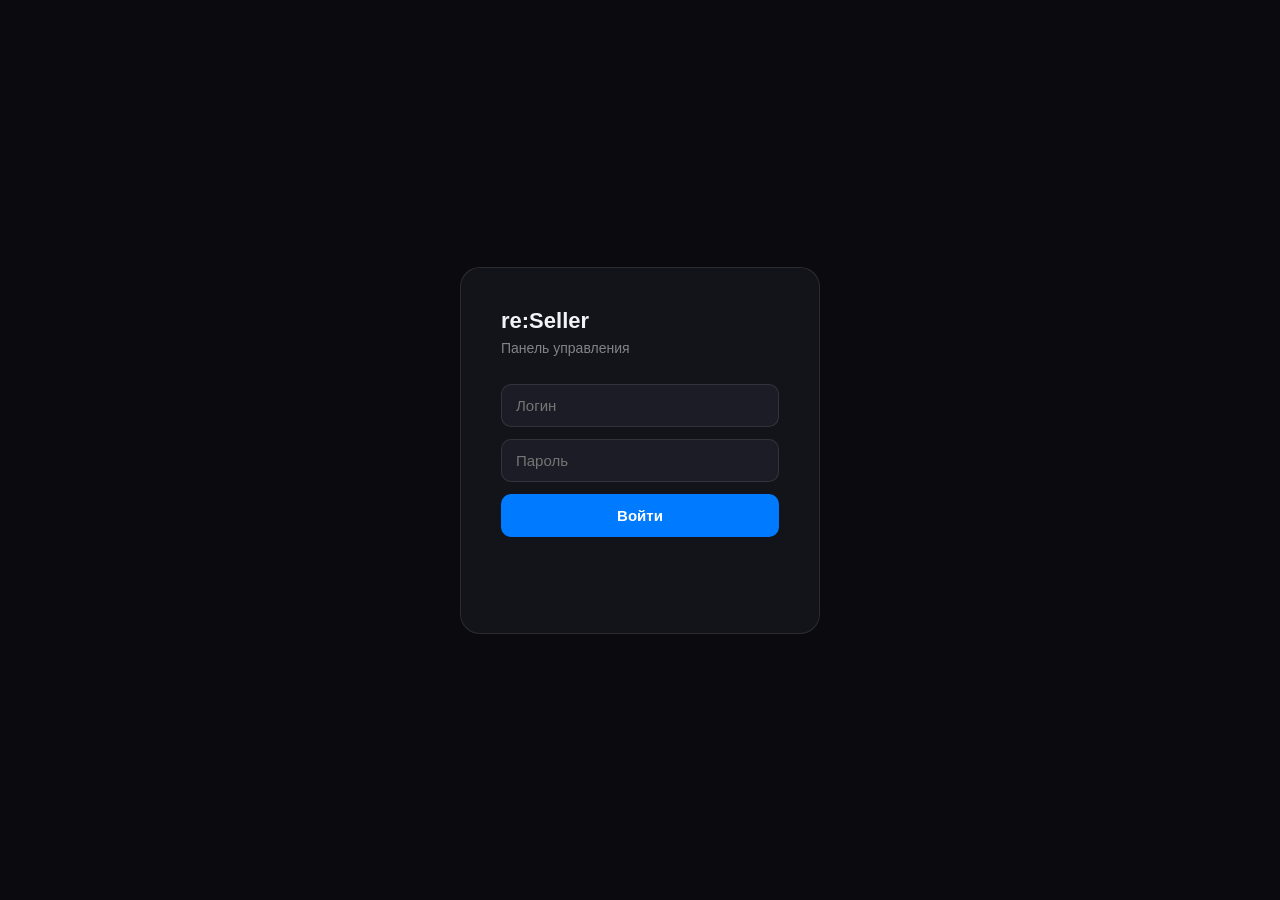
<file: admin.html>
<!DOCTYPE html>
<html lang="ru">
<head>
<meta charset="UTF-8">
<meta name="viewport" content="width=device-width, initial-scale=1.0">
<title>Админ — re:Seller</title>
<style>
* { box-sizing: border-box; margin: 0; padding: 0; }
:root {
  --bg: #0a0a0f;
  --surface: #13131a;
  --surface2: #1c1c26;
  --border: rgba(255,255,255,0.1);
  --text: #f2f2f7;
  --text-muted: rgba(242,242,247,0.5);
  --accent: #007AFF;
  --red: #FF3B30;
  --green: #34C759;
  --radius: 12px;
}
body { background: var(--bg); color: var(--text); font-family: -apple-system, BlinkMacSystemFont, 'SF Pro Display', 'Segoe UI', sans-serif; min-height: 100vh; }

/* ── Login ── */
#loginOverlay {
  position: fixed; inset: 0; background: var(--bg);
  display: flex; align-items: center; justify-content: center; z-index: 1000;
}
.login-box {
  background: var(--surface); border: 1px solid var(--border); border-radius: 20px;
  padding: 40px; width: 360px;
}
.login-box h2 { font-size: 22px; font-weight: 700; margin-bottom: 6px; }
.login-box p { color: var(--text-muted); font-size: 14px; margin-bottom: 28px; }
.login-box input {
  width: 100%; background: var(--surface2); border: 1px solid var(--border);
  border-radius: 10px; padding: 12px 14px; color: var(--text); font-size: 15px;
  margin-bottom: 12px; outline: none; transition: border-color 0.15s;
}
.login-box input:focus { border-color: var(--accent); }
#loginError { color: var(--red); font-size: 13px; margin-top: 10px; text-align: center; min-height: 18px; }

/* ── Buttons ── */
.btn-primary {
  width: 100%; background: var(--accent); color: #fff; border: none;
  border-radius: 10px; padding: 13px; font-size: 15px; font-weight: 600;
  cursor: pointer; transition: opacity 0.15s;
}
.btn-primary:hover { opacity: 0.85; }
.btn-add {
  background: var(--accent); color: #fff; border: none; border-radius: 10px;
  padding: 10px 18px; font-size: 14px; font-weight: 600; cursor: pointer; transition: opacity 0.15s;
}
.btn-add:hover { opacity: 0.85; }
.btn-logout {
  background: rgba(255,255,255,0.07); border: 1px solid var(--border);
  color: var(--text-muted); border-radius: 8px; padding: 7px 14px;
  font-size: 13px; cursor: pointer; transition: all 0.15s;
}
.btn-logout:hover { background: rgba(255,59,48,0.12); color: var(--red); border-color: rgba(255,59,48,0.4); }
.btn-edit {
  background: rgba(0,122,255,0.12); color: var(--accent); border: none;
  border-radius: 7px; padding: 6px 12px; font-size: 12px; font-weight: 600;
  cursor: pointer; transition: background 0.15s;
}
.btn-edit:hover { background: rgba(0,122,255,0.22); }
.btn-delete {
  background: rgba(255,59,48,0.1); color: var(--red); border: none;
  border-radius: 7px; padding: 6px 12px; font-size: 12px; font-weight: 600;
  cursor: pointer; margin-left: 6px; transition: background 0.15s;
}
.btn-delete:hover { background: rgba(255,59,48,0.22); }
.btn-cancel {
  background: rgba(255,255,255,0.07); border: 1px solid var(--border);
  color: var(--text-muted); border-radius: 10px; padding: 10px 18px;
  font-size: 14px; cursor: pointer; transition: background 0.15s;
}
.btn-cancel:hover { background: rgba(255,255,255,0.11); }
.btn-save {
  background: var(--accent); color: #fff; border: none; border-radius: 10px;
  padding: 10px 22px; font-size: 14px; font-weight: 600; cursor: pointer; transition: opacity 0.15s;
}
.btn-save:hover { opacity: 0.85; }

/* ── Layout ── */
#adminUI { display: none; min-height: 100vh; }
header {
  background: var(--surface); border-bottom: 1px solid var(--border);
  padding: 16px 28px; display: flex; align-items: center; justify-content: space-between;
  position: sticky; top: 0; z-index: 100;
}
header h1 { font-size: 17px; font-weight: 700; }
nav {
  background: var(--surface); border-bottom: 1px solid var(--border);
  padding: 0 28px; display: flex; gap: 4px;
}
.nav-tab {
  background: none; border: none; color: var(--text-muted); padding: 14px 18px;
  font-size: 14px; font-weight: 500; cursor: pointer;
  border-bottom: 2px solid transparent; margin-bottom: -1px; transition: all 0.15s;
}
.nav-tab.active { color: var(--accent); border-bottom-color: var(--accent); }
.tab-content { padding: 28px; display: none; max-width: 1200px; }
.tab-content.active { display: block; }
.toolbar {
  display: flex; align-items: center; justify-content: space-between; margin-bottom: 20px;
}
.toolbar h2 { font-size: 20px; font-weight: 700; }

/* ── Table ── */
.table-wrap {
  background: var(--surface); border: 1px solid var(--border);
  border-radius: var(--radius); overflow: hidden;
}
table { width: 100%; border-collapse: collapse; }
th {
  background: var(--surface2); padding: 12px 16px; text-align: left;
  font-size: 11px; font-weight: 700; color: var(--text-muted);
  text-transform: uppercase; letter-spacing: 0.6px; white-space: nowrap;
}
td { padding: 12px 16px; border-top: 1px solid var(--border); font-size: 14px; vertical-align: middle; }
tr:hover td { background: rgba(255,255,255,0.015); }
.product-img { width: 44px; height: 44px; border-radius: 8px; object-fit: cover; }
.product-img-ph {
  width: 44px; height: 44px; border-radius: 8px; background: var(--surface2);
  display: flex; align-items: center; justify-content: center; font-size: 20px;
}
.badge {
  background: rgba(0,122,255,0.14); color: var(--accent);
  border-radius: 6px; padding: 3px 8px; font-size: 12px; font-weight: 600;
}
.price { font-weight: 700; }
.empty-state { padding: 56px 20px; text-align: center; color: var(--text-muted); font-size: 15px; }

/* ── Banners grid ── */
.banners-grid { display: grid; grid-template-columns: repeat(auto-fill, minmax(280px, 1fr)); gap: 16px; }
.banner-card { background: var(--surface); border: 1px solid var(--border); border-radius: var(--radius); overflow: hidden; }
.banner-preview {
  height: 140px; background: var(--surface2); position: relative;
  display: flex; align-items: center; justify-content: center; overflow: hidden;
}
.banner-preview img { width: 100%; height: 100%; object-fit: cover; }
.banner-preview-ph { color: var(--text-muted); font-size: 13px; }
.banner-inactive-badge {
  position: absolute; top: 8px; right: 8px;
  background: rgba(0,0,0,0.75); color: var(--text-muted);
  border-radius: 6px; padding: 3px 8px; font-size: 11px;
}
.banner-body { padding: 14px; }
.banner-title { font-size: 15px; font-weight: 600; margin-bottom: 4px; white-space: nowrap; overflow: hidden; text-overflow: ellipsis; }
.banner-sub { font-size: 12px; color: var(--text-muted); margin-bottom: 6px; white-space: nowrap; overflow: hidden; text-overflow: ellipsis; }
.banner-btn-hint { font-size: 12px; color: var(--accent); margin-bottom: 12px; }
.banner-actions { display: flex; gap: 8px; }

/* ── Modal ── */
.modal-overlay {
  position: fixed; inset: 0; background: rgba(0,0,0,0.72);
  display: none; align-items: center; justify-content: center; z-index: 200;
}
.modal-overlay.active { display: flex; }
.modal {
  background: var(--surface); border: 1px solid var(--border); border-radius: 18px;
  padding: 28px; width: 540px; max-width: 95vw; max-height: 90vh; overflow-y: auto;
}
.modal h3 { font-size: 18px; font-weight: 700; margin-bottom: 22px; }
.form-row { margin-bottom: 14px; }
.form-row label {
  display: block; font-size: 11px; font-weight: 700; color: var(--text-muted);
  text-transform: uppercase; letter-spacing: 0.6px; margin-bottom: 6px;
}
.form-row input, .form-row select, .form-row textarea {
  width: 100%; background: var(--surface2); border: 1px solid var(--border);
  border-radius: 10px; padding: 11px 13px; color: var(--text); font-size: 14px;
  outline: none; transition: border-color 0.15s; font-family: inherit;
}
.form-row input:focus, .form-row select:focus, .form-row textarea:focus { border-color: var(--accent); }
.form-row select option { background: #1c1c26; }
.form-row textarea { resize: vertical; min-height: 80px; }
.form-2col { display: grid; grid-template-columns: 1fr 1fr; gap: 14px; }
.modal-footer { display: flex; gap: 10px; justify-content: flex-end; margin-top: 22px; }
.img-preview-box {
  margin-top: 8px; border-radius: 10px; overflow: hidden;
  height: 120px; background: var(--surface2); display: none;
  align-items: center; justify-content: center;
}
.img-preview-box.visible { display: flex; }
.img-preview-box img { width: 100%; height: 100%; object-fit: cover; }
.img-input-group { display: flex; gap: 8px; align-items: stretch; }
.img-input-group input { flex: 1; margin-bottom: 0; }
.btn-upload {
  background: rgba(255,255,255,0.07); border: 1px solid var(--border);
  color: var(--text); border-radius: 10px; padding: 0 14px;
  font-size: 13px; font-weight: 500; cursor: pointer; white-space: nowrap;
  transition: all 0.15s; flex-shrink: 0;
}
.btn-upload:hover { background: rgba(0,122,255,0.12); border-color: var(--accent); color: var(--accent); }
.btn-upload.loading { opacity: 0.6; pointer-events: none; }

/* ── Toast ── */
.toast {
  position: fixed; bottom: 24px; right: 24px;
  background: var(--surface); border: 1px solid var(--border);
  border-radius: 10px; padding: 12px 18px; font-size: 14px;
  z-index: 999; transform: translateY(80px); opacity: 0;
  transition: all 0.25s; pointer-events: none;
}
.toast.show { transform: translateY(0); opacity: 1; }
.toast.success { border-color: var(--green); color: var(--green); }
.toast.error { border-color: var(--red); color: var(--red); }
</style>
</head>
<body>

<!-- ── Login ── -->
<div id="loginOverlay">
  <div class="login-box">
    <h2>re:Seller</h2>
    <p>Панель управления</p>
    <input type="text" id="loginUsername" placeholder="Логин" autocomplete="username">
    <input type="password" id="loginPassword" placeholder="Пароль" autocomplete="current-password"
      onkeydown="if(event.key==='Enter')doLogin()">
    <button class="btn-primary" onclick="doLogin()">Войти</button>
    <p id="loginError"></p>
  </div>
</div>

<!-- ── Admin UI ── -->
<div id="adminUI">
  <header>
    <h1>re:Seller — Панель управления</h1>
    <button class="btn-logout" onclick="logout()">Выйти</button>
  </header>
  <nav>
    <button class="nav-tab active" data-tab="products" onclick="showTab(this)">Товары</button>
    <button class="nav-tab" data-tab="banners" onclick="showTab(this)">Баннеры</button>
  </nav>

  <!-- Products tab -->
  <div id="tabProducts" class="tab-content active">
    <div class="toolbar">
      <h2>Товары</h2>
      <button class="btn-add" onclick="openProductModal()">+ Добавить товар</button>
    </div>
    <div class="table-wrap">
      <table>
        <thead>
          <tr>
            <th>Фото</th>
            <th>Название</th>
            <th>Бренд</th>
            <th>Серия</th>
            <th>Цена</th>
            <th>Действия</th>
          </tr>
        </thead>
        <tbody id="productsTable"><tr><td colspan="6"><div class="empty-state">Загрузка...</div></td></tr></tbody>
      </table>
    </div>
  </div>

  <!-- Banners tab -->
  <div id="tabBanners" class="tab-content">
    <div class="toolbar">
      <h2>Баннеры карусели</h2>
      <button class="btn-add" onclick="openBannerModal()">+ Добавить баннер</button>
    </div>
    <div id="bannersGrid" class="banners-grid"></div>
  </div>
</div>

<!-- ── Product Modal ── -->
<div class="modal-overlay" id="productModal">
  <div class="modal">
    <h3 id="productModalTitle">Добавить товар</h3>
    <input type="hidden" id="productId">
    <div class="form-row">
      <label>Название</label>
      <input type="text" id="pName" placeholder="Например: iPhone 17 Pro Max">
    </div>
    <div class="form-2col">
      <div class="form-row">
        <label>Бренд</label>
        <select id="pBrand">
          <option value="apple">Apple</option>
          <option value="samsung">Samsung</option>
          <option value="dyson">Dyson</option>
          <option value="playstation">PlayStation</option>
          <option value="honor">Honor</option>
          <option value="xiaomi">Xiaomi</option>
          <option value="oneplus">OnePlus</option>
          <option value="google">Google</option>
        </select>
      </div>
      <div class="form-row">
        <label>Серия (slug)</label>
        <input type="text" id="pSeries" placeholder="iphone, galaxy-s, macbook...">
      </div>
    </div>
    <div class="form-row">
      <label>Цена (₽)</label>
      <input type="number" id="pPrice" placeholder="89990">
    </div>
    <div class="form-row">
      <label>Фото</label>
      <div class="img-input-group">
        <input type="text" id="pImage" placeholder="https://example.com/photo.jpg" oninput="previewImg('pImage','pImagePreview')">
        <button class="btn-upload" id="pUploadBtn" onclick="triggerUpload('pFileInput','pUploadBtn')">Загрузить с ПК</button>
      </div>
      <input type="file" id="pFileInput" accept="image/*" style="display:none" onchange="uploadImage(this,'pImage','pImagePreview','pUploadBtn')">
      <div class="img-preview-box" id="pImagePreview"><img alt=""></div>
    </div>
    <div class="form-row">
      <label>Хранилище (через пробел)</label>
      <input type="text" id="pStorage" placeholder="128 256 512 1024">
    </div>
    <div class="form-2col">
      <div class="form-row">
        <label>Цвет (через пробел)</label>
        <input type="text" id="pColor" placeholder="black white blue green">
      </div>
      <div class="form-row">
        <label>SIM</label>
        <input type="text" id="pSim" placeholder="dual esim">
      </div>
    </div>
    <div class="form-row">
      <label>Описание</label>
      <textarea id="pDesc" placeholder="Краткое описание товара"></textarea>
    </div>
    <div class="form-2col">
      <div class="form-row">
        <label>Раздел "Рекомендуем"</label>
        <select id="pFeatured">
          <option value="false">Нет</option>
          <option value="true">Да</option>
        </select>
      </div>
      <div class="form-row">
        <label>Раздел "Новинки"</label>
        <select id="pNew">
          <option value="false">Нет</option>
          <option value="true">Да</option>
        </select>
      </div>
    </div>
    <div class="modal-footer">
      <button class="btn-cancel" onclick="closeProductModal()">Отмена</button>
      <button class="btn-save" onclick="saveProduct()">Сохранить</button>
    </div>
  </div>
</div>

<!-- ── Banner Modal ── -->
<div class="modal-overlay" id="bannerModal">
  <div class="modal">
    <h3 id="bannerModalTitle">Добавить баннер</h3>
    <input type="hidden" id="bannerId">
    <div class="form-row">
      <label>Заголовок</label>
      <input type="text" id="bTitle" placeholder="Новинка: iPhone 17 Pro">
    </div>
    <div class="form-row">
      <label>Подзаголовок</label>
      <input type="text" id="bSubtitle" placeholder="Доступен к заказу в Самаре">
    </div>
    <div class="form-row">
      <label>Изображение</label>
      <div class="img-input-group">
        <input type="text" id="bImage" placeholder="https://example.com/banner.jpg" oninput="previewImg('bImage','bImagePreview')">
        <button class="btn-upload" id="bUploadBtn" onclick="triggerUpload('bFileInput','bUploadBtn')">Загрузить с ПК</button>
      </div>
      <input type="file" id="bFileInput" accept="image/*" style="display:none" onchange="uploadImage(this,'bImage','bImagePreview','bUploadBtn')">
      <div class="img-preview-box" id="bImagePreview"><img alt=""></div>
    </div>
    <div class="form-2col">
      <div class="form-row">
        <label>Текст кнопки</label>
        <input type="text" id="bBtnText" placeholder="Подробнее">
      </div>
      <div class="form-row">
        <label>Ссылка кнопки</label>
        <input type="text" id="bBtnUrl" placeholder="catalog.html?brand=apple">
      </div>
    </div>
    <div class="form-2col">
      <div class="form-row">
        <label>Порядок отображения</label>
        <input type="number" id="bOrder" value="0">
      </div>
      <div class="form-row">
        <label>Активен</label>
        <select id="bActive">
          <option value="true">Да</option>
          <option value="false">Нет</option>
        </select>
      </div>
    </div>
    <div class="modal-footer">
      <button class="btn-cancel" onclick="closeBannerModal()">Отмена</button>
      <button class="btn-save" onclick="saveBanner()">Сохранить</button>
    </div>
  </div>
</div>

<div class="toast" id="toast"></div>

<script>
const API = '';
const ADMIN_USERNAME = 'admin';
const ADMIN_PASSWORD = 'reseller2025';
let adminKey = sessionStorage.getItem('adminKey') || '';

if (adminKey) initAdmin();

// ── Auth ──
async function doLogin() {
  const u = document.getElementById('loginUsername').value.trim();
  const p = document.getElementById('loginPassword').value.trim();
  if (u !== ADMIN_USERNAME || p !== ADMIN_PASSWORD) {
    document.getElementById('loginError').textContent = 'Неверный логин или пароль';
    return;
  }
  sessionStorage.setItem('adminKey', p);
  adminKey = p;
  initAdmin();
}

function initAdmin() {
  document.getElementById('loginOverlay').style.display = 'none';
  document.getElementById('adminUI').style.display = 'block';
  loadProducts();
  loadBanners();
}

function logout() {
  sessionStorage.removeItem('adminKey');
  location.reload();
}

// ── API ──
async function apiFetch(path, options = {}) {
  const res = await fetch(API + path, {
    ...options,
    headers: { 'Content-Type': 'application/json', 'X-Admin-Key': adminKey, ...(options.headers || {}) },
  });
  if (!res.ok) throw new Error(await res.text());
  return res.json();
}

// ── Tabs ──
function showTab(btn) {
  document.querySelectorAll('.nav-tab').forEach(t => t.classList.remove('active'));
  document.querySelectorAll('.tab-content').forEach(t => t.classList.remove('active'));
  btn.classList.add('active');
  document.getElementById('tab' + btn.dataset.tab.charAt(0).toUpperCase() + btn.dataset.tab.slice(1)).classList.add('active');
}

// ── Toast ──
function toast(msg, type = 'success') {
  const el = document.getElementById('toast');
  el.textContent = msg; el.className = 'toast ' + type + ' show';
  setTimeout(() => el.classList.remove('show'), 3000);
}

// ── Image preview ──
function previewImg(inputId, boxId) {
  const url = document.getElementById(inputId).value;
  const box = document.getElementById(boxId);
  const img = box.querySelector('img');
  if (url) { img.src = url; box.classList.add('visible'); }
  else box.classList.remove('visible');
}

// ════════════════════════════════
// ── PRODUCTS ──
// ════════════════════════════════
let editingProductId = null;

async function loadProducts() {
  try {
    const list = await apiFetch('/api/products');
    renderProducts(list);
  } catch(e) { toast('Не удалось загрузить товары', 'error'); }
}

function renderProducts(list) {
  const tbody = document.getElementById('productsTable');
  if (!list.length) {
    tbody.innerHTML = '<tr><td colspan="6"><div class="empty-state">Товаров пока нет — добавьте первый!</div></td></tr>';
    return;
  }
  tbody.innerHTML = list.map(p => `
    <tr>
      <td>${p.image
        ? `<img class="product-img" src="${p.image}" onerror="this.parentElement.innerHTML='<div class=&quot;product-img-ph&quot;>📦</div>'">`
        : '<div class="product-img-ph">📦</div>'}</td>
      <td>
        <strong>${esc(p.name)}</strong>
        ${p.is_featured ? ' <span style="background:rgba(255,149,0,0.15);color:#FF9500;border-radius:5px;padding:2px 6px;font-size:11px;font-weight:700">Рек.</span>' : ''}
        ${p.is_new ? ' <span style="background:rgba(52,199,89,0.15);color:var(--green);border-radius:5px;padding:2px 6px;font-size:11px;font-weight:700">Новинка</span>' : ''}
        ${p.description ? `<br><small style="color:var(--text-muted)">${esc(p.description.substring(0,60))}…</small>` : ''}
      </td>
      <td><span class="badge">${esc(p.brand)}</span></td>
      <td style="color:var(--text-muted)">${esc(p.series || '—')}</td>
      <td class="price">${p.price.toLocaleString('ru-RU')} ₽</td>
      <td style="white-space:nowrap">
        <button class="btn-edit" onclick="editProduct(${p.id})">Изменить</button>
        <button class="btn-delete" onclick="deleteProduct(${p.id},'${esc(p.name)}')">Удалить</button>
      </td>
    </tr>`).join('');
}

function openProductModal(p = null) {
  editingProductId = p ? p.id : null;
  document.getElementById('productModalTitle').textContent = p ? 'Изменить товар' : 'Добавить товар';
  document.getElementById('pName').value = p?.name || '';
  document.getElementById('pBrand').value = p?.brand || 'apple';
  document.getElementById('pSeries').value = p?.series || '';
  document.getElementById('pPrice').value = p?.price || '';
  document.getElementById('pImage').value = p?.image || '';
  document.getElementById('pStorage').value = p?.storage || '';
  document.getElementById('pColor').value = p?.color || '';
  document.getElementById('pSim').value = p?.sim || '';
  document.getElementById('pDesc').value = p?.description || '';
  document.getElementById('pFeatured').value = p?.is_featured ? 'true' : 'false';
  document.getElementById('pNew').value = p?.is_new ? 'true' : 'false';
  const box = document.getElementById('pImagePreview');
  if (p?.image) { box.querySelector('img').src = p.image; box.classList.add('visible'); }
  else box.classList.remove('visible');
  document.getElementById('productModal').classList.add('active');
}

function closeProductModal() {
  document.getElementById('productModal').classList.remove('active');
  editingProductId = null;
}

async function editProduct(id) {
  try {
    const p = await apiFetch('/api/products/' + id);
    openProductModal(p);
  } catch(e) { toast('Ошибка загрузки', 'error'); }
}

async function saveProduct() {
  const data = {
    name:        document.getElementById('pName').value.trim(),
    brand:       document.getElementById('pBrand').value,
    series:      document.getElementById('pSeries').value.trim() || null,
    price:       parseFloat(document.getElementById('pPrice').value) || 0,
    image:       document.getElementById('pImage').value.trim() || null,
    storage:     document.getElementById('pStorage').value.trim() || null,
    color:       document.getElementById('pColor').value.trim() || null,
    sim:         document.getElementById('pSim').value.trim() || null,
    description: document.getElementById('pDesc').value.trim() || null,
    is_featured: document.getElementById('pFeatured').value === 'true',
    is_new:      document.getElementById('pNew').value === 'true',
  };
  if (!data.name)  { toast('Введите название', 'error'); return; }
  if (!data.price) { toast('Введите цену', 'error'); return; }
  try {
    if (editingProductId) {
      await apiFetch('/api/products/' + editingProductId, { method: 'PUT', body: JSON.stringify(data) });
      toast('Товар обновлён ✓');
    } else {
      await apiFetch('/api/products', { method: 'POST', body: JSON.stringify(data) });
      toast('Товар добавлен ✓');
    }
    closeProductModal();
    loadProducts();
  } catch(e) { toast('Ошибка сохранения', 'error'); }
}

async function deleteProduct(id, name) {
  if (!confirm(`Удалить товар "${name}"?`)) return;
  try {
    await apiFetch('/api/products/' + id, { method: 'DELETE' });
    toast('Товар удалён');
    loadProducts();
  } catch(e) { toast('Ошибка удаления', 'error'); }
}

// ════════════════════════════════
// ── BANNERS ──
// ════════════════════════════════
let editingBannerId = null;

async function loadBanners() {
  try {
    const list = await apiFetch('/api/banners/all');
    renderBanners(list);
  } catch(e) { toast('Не удалось загрузить баннеры', 'error'); }
}

function renderBanners(list) {
  const grid = document.getElementById('bannersGrid');
  if (!list.length) {
    grid.innerHTML = '<div class="empty-state" style="width:100%">Баннеров пока нет — добавьте первый!</div>';
    return;
  }
  grid.innerHTML = list.map(b => `
    <div class="banner-card">
      <div class="banner-preview">
        ${b.image_url
          ? `<img src="${esc(b.image_url)}" onerror="this.style.display='none'">`
          : '<span class="banner-preview-ph">Нет изображения</span>'}
        ${!b.active ? '<span class="banner-inactive-badge">Неактивен</span>' : ''}
      </div>
      <div class="banner-body">
        <div class="banner-title">${esc(b.title)}</div>
        ${b.subtitle ? `<div class="banner-sub">${esc(b.subtitle)}</div>` : ''}
        ${b.button_text ? `<div class="banner-btn-hint">Кнопка: ${esc(b.button_text)}</div>` : ''}
        <div class="banner-actions">
          <button class="btn-edit" onclick="editBanner(${b.id})">Изменить</button>
          <button class="btn-delete" onclick="deleteBanner(${b.id},'${esc(b.title)}')">Удалить</button>
        </div>
      </div>
    </div>`).join('');
}

function openBannerModal(b = null) {
  editingBannerId = b ? b.id : null;
  document.getElementById('bannerModalTitle').textContent = b ? 'Изменить баннер' : 'Добавить баннер';
  document.getElementById('bTitle').value = b?.title || '';
  document.getElementById('bSubtitle').value = b?.subtitle || '';
  document.getElementById('bImage').value = b?.image_url || '';
  document.getElementById('bBtnText').value = b?.button_text || '';
  document.getElementById('bBtnUrl').value = b?.button_url || '';
  document.getElementById('bOrder').value = b?.order ?? 0;
  document.getElementById('bActive').value = b?.active !== false ? 'true' : 'false';
  const box = document.getElementById('bImagePreview');
  if (b?.image_url) { box.querySelector('img').src = b.image_url; box.classList.add('visible'); }
  else box.classList.remove('visible');
  document.getElementById('bannerModal').classList.add('active');
}

function closeBannerModal() {
  document.getElementById('bannerModal').classList.remove('active');
  editingBannerId = null;
}

async function editBanner(id) {
  try {
    const list = await apiFetch('/api/banners/all');
    const b = list.find(x => x.id === id);
    if (b) openBannerModal(b);
  } catch(e) { toast('Ошибка загрузки', 'error'); }
}

async function saveBanner() {
  const data = {
    title:       document.getElementById('bTitle').value.trim(),
    subtitle:    document.getElementById('bSubtitle').value.trim() || null,
    image_url:   document.getElementById('bImage').value.trim() || null,
    button_text: document.getElementById('bBtnText').value.trim() || null,
    button_url:  document.getElementById('bBtnUrl').value.trim() || null,
    order:       parseInt(document.getElementById('bOrder').value) || 0,
    active:      document.getElementById('bActive').value === 'true',
  };
  if (!data.title) { toast('Введите заголовок', 'error'); return; }
  try {
    if (editingBannerId) {
      await apiFetch('/api/banners/' + editingBannerId, { method: 'PUT', body: JSON.stringify(data) });
      toast('Баннер обновлён ✓');
    } else {
      await apiFetch('/api/banners', { method: 'POST', body: JSON.stringify(data) });
      toast('Баннер добавлен ✓');
    }
    closeBannerModal();
    loadBanners();
  } catch(e) { toast('Ошибка сохранения', 'error'); }
}

async function deleteBanner(id, title) {
  if (!confirm(`Удалить баннер "${title}"?`)) return;
  try {
    await apiFetch('/api/banners/' + id, { method: 'DELETE' });
    toast('Баннер удалён');
    loadBanners();
  } catch(e) { toast('Ошибка удаления', 'error'); }
}

// ── Image upload ──
function triggerUpload(fileInputId, btnId) {
  document.getElementById(fileInputId).click();
}

async function uploadImage(fileInput, inputId, previewId, btnId) {
  const file = fileInput.files[0];
  if (!file) return;
  const btn = document.getElementById(btnId);
  btn.textContent = 'Загрузка...';
  btn.classList.add('loading');
  const formData = new FormData();
  formData.append('file', file);
  try {
    const res = await fetch(API + '/api/upload', {
      method: 'POST',
      headers: { 'X-Admin-Key': adminKey },
      body: formData,
    });
    if (!res.ok) throw new Error(await res.text());
    const data = await res.json();
    document.getElementById(inputId).value = data.url;
    previewImg(inputId, previewId);
    toast('Фото загружено ✓');
  } catch(e) {
    toast('Ошибка загрузки файла', 'error');
  }
  btn.textContent = 'Загрузить с ПК';
  btn.classList.remove('loading');
  fileInput.value = '';
}

// ── Helpers ──
function esc(s) {
  return String(s).replace(/&/g,'&amp;').replace(/</g,'&lt;').replace(/>/g,'&gt;').replace(/"/g,'&quot;').replace(/'/g,'&#39;');
}

document.querySelectorAll('.modal-overlay').forEach(o => {
  o.addEventListener('click', e => { if (e.target === o) o.classList.remove('active'); });
});
</script>
</body>
</html>
</file>
<file: styles.css>
/* ============================================
   re:Seller — Apple Liquid Glass Design
   ============================================ */

*, *::before, *::after { box-sizing: border-box; margin: 0; padding: 0; }

:root {
  --blur: 16px;
  --glass-bg: rgba(255,255,255,0.10);
  --glass-border: rgba(255,255,255,0.22);
  --glass-shadow: 0 8px 32px rgba(0,0,0,0.28);
  --accent: #007AFF;
  --accent2: #5AC8FA;
  --text: #F5F5F7;
  --text-muted: rgba(245,245,247,0.55);
  --radius: 20px;
  --radius-sm: 12px;
  --radius-lg: 24px;
  --radius-xl: 28px;
  --topbar-h: 44px;
  --header-h: 68px;
  --brandnav-h: 52px;
}

html { scroll-behavior: smooth; }

body {
  font-family: 'Inter', -apple-system, BlinkMacSystemFont, 'SF Pro Display', sans-serif;
  background: #050505;
  color: var(--text);
  min-height: 100vh;
  overflow-x: hidden;
  position: relative;
}

/* ── Blobs ── */
.bg-blob {
  position: fixed;
  border-radius: 50%;
  filter: blur(70px);
  pointer-events: none;
  z-index: 0;
  opacity: 0.55;
  animation: blobFloat 12s ease-in-out infinite;
  will-change: transform;
}
.blob-1 { width: 700px; height: 700px; background: radial-gradient(circle, #007AFF 0%, transparent 70%); top: -250px; left: -200px; }
.blob-2 { width: 550px; height: 550px; background: radial-gradient(circle, #5856D6 0%, transparent 70%); top: 25%; right: -180px; animation-duration: 16s; animation-direction: reverse; }
.blob-3 { width: 450px; height: 450px; background: radial-gradient(circle, #FF2D55 0%, transparent 70%); bottom: 5%; left: 10%; animation-duration: 14s; animation-delay: 4s; }
.blob-4 { width: 400px; height: 400px; background: radial-gradient(circle, #30D158 0%, transparent 70%); bottom: 30%; right: 5%; animation-duration: 18s; animation-delay: 8s; opacity: 0.3; }

@keyframes blobFloat {
  0%,100% { transform: translate(0,0) scale(1); }
  33% { transform: translate(30px,-40px) scale(1.06); }
  66% { transform: translate(-20px,25px) scale(0.96); }
}

/* ── Glass ── */
.glass {
  background: var(--glass-bg);
  backdrop-filter: blur(var(--blur)) saturate(180%);
  -webkit-backdrop-filter: blur(var(--blur)) saturate(180%);
  border: 1px solid var(--glass-border);
  box-shadow: var(--glass-shadow), inset 0 1px 0 rgba(255,255,255,0.18);
}

/* ── Container ── */
.container { max-width: 1200px; margin: 0 auto; padding: 0 24px; position: relative; z-index: 1; }

/* ── Helpers ── */
.gradient-text {
  background: linear-gradient(135deg, var(--accent), var(--accent2), #AF52DE);
  -webkit-background-clip: text;
  -webkit-text-fill-color: transparent;
  background-clip: text;
}
.section-title { font-size: clamp(28px,4vw,48px); font-weight: 800; letter-spacing: -1.5px; }
.section-sub { color: var(--text-muted); font-size: 16px; margin-top: 8px; }

/* ═════════════════════════════════════════
   TOP BAR
═════════════════════════════════════════ */
.topbar {
  position: sticky;
  top: 0;
  z-index: 200;
  height: var(--topbar-h);
  background: rgba(10,10,10,0.88);
  backdrop-filter: blur(20px) saturate(160%);
  -webkit-backdrop-filter: blur(20px) saturate(160%);
  border-bottom: 1px solid rgba(255,255,255,0.1);
  will-change: transform;
}
.topbar-inner {
  max-width: 1200px;
  margin: 0 auto;
  padding: 0 24px;
  height: 100%;
  display: flex;
  align-items: center;
  justify-content: space-between;
  gap: 16px;
}
.topbar-left, .topbar-right { display: flex; align-items: center; gap: 16px; }
.topbar-link {
  display: flex;
  align-items: center;
  gap: 6px;
  font-size: 12px;
  color: var(--text-muted);
  text-decoration: none;
  transition: color 0.2s;
  white-space: nowrap;
}
.topbar-link:hover { color: var(--text); }
.topbar-link svg { width: 14px; height: 14px; flex-shrink: 0; }
.topbar-sep { width: 1px; height: 16px; background: rgba(255,255,255,0.15); }
.topbar-phone { font-size: 12px; font-weight: 600; color: var(--text); text-decoration: none; transition: color 0.2s; }
.topbar-phone:hover { color: var(--accent2); }
.topbar-socials { display: flex; align-items: center; gap: 10px; }
.social-icon {
  width: 28px; height: 28px;
  border-radius: 50%;
  background: rgba(255,255,255,0.08);
  display: flex; align-items: center; justify-content: center;
  color: var(--text-muted);
  text-decoration: none;
  transition: all 0.2s;
}
.social-icon:hover { background: rgba(255,255,255,0.18); color: var(--text); transform: scale(1.1); }
.social-icon svg { width: 14px; height: 14px; }

/* ═════════════════════════════════════════
   HEADER
═════════════════════════════════════════ */
.header {
  position: sticky;
  top: var(--topbar-h);
  z-index: 190;
  height: var(--header-h);
  background: rgba(10,10,10,0.75);
  backdrop-filter: blur(28px) saturate(200%);
  -webkit-backdrop-filter: blur(28px) saturate(200%);
  border-bottom: 1px solid rgba(255,255,255,0.12);
  border-top: none;
  border-left: none;
  border-right: none;
  border-radius: 0;
  box-shadow: none;
  will-change: transform;
}
.header-inner {
  max-width: 1200px;
  margin: 0 auto;
  padding: 0 24px;
  height: 100%;
  display: flex;
  align-items: center;
  gap: 20px;
}
.logo {
  font-size: 22px;
  font-weight: 900;
  letter-spacing: -1px;
  color: var(--text);
  text-decoration: none;
  flex-shrink: 0;
  margin-right: 8px;
}
.logo span { color: var(--accent); }

.search-bar {
  flex: 1;
  max-width: 480px;
  height: 40px;
  border-radius: 50px;
  display: flex;
  align-items: center;
  padding: 0 16px;
  gap: 10px;
  background: rgba(255,255,255,0.08);
  border: 1px solid rgba(255,255,255,0.18);
  backdrop-filter: blur(16px);
  -webkit-backdrop-filter: blur(16px);
}
.search-bar:focus-within {
  border-color: rgba(0,122,255,0.5);
  background: rgba(255,255,255,0.12);
}
.search-icon { width: 16px; height: 16px; color: var(--text-muted); flex-shrink: 0; }
.search-bar input {
  flex: 1;
  background: none;
  border: none;
  outline: none;
  color: var(--text);
  font-family: inherit;
  font-size: 14px;
}
.search-bar input::placeholder { color: var(--text-muted); }
.search-clear { background: none; border: none; color: var(--text-muted); cursor: pointer; display: flex; align-items: center; padding: 0; }
.search-clear svg { width: 16px; height: 16px; }

.header-actions { display: flex; align-items: center; gap: 12px; margin-left: auto; }
.header-phone {
  display: flex;
  align-items: center;
  gap: 8px;
  text-decoration: none;
  color: var(--text);
  font-size: 14px;
  font-weight: 600;
  white-space: nowrap;
  transition: color 0.2s;
}
.header-phone svg { width: 18px; height: 18px; color: var(--accent); }
.header-phone:hover { color: var(--accent2); }

.icon-btn {
  width: 40px; height: 40px;
  border-radius: 50%;
  border: none;
  cursor: pointer;
  display: flex;
  align-items: center;
  justify-content: center;
  color: var(--text);
  position: relative;
  transition: transform 0.2s;
  background: rgba(255,255,255,0.1);
}
.icon-btn:hover { transform: scale(1.1); background: rgba(255,255,255,0.18); }
.icon-btn svg { width: 20px; height: 20px; }
.cart-badge {
  position: absolute;
  top: -3px; right: -3px;
  min-width: 18px; height: 18px;
  background: var(--accent);
  color: white;
  font-size: 10px;
  font-weight: 700;
  border-radius: 50px;
  display: flex;
  align-items: center;
  justify-content: center;
  padding: 0 4px;
  line-height: 1;
}

/* ═════════════════════════════════════════
   BRAND NAV
═════════════════════════════════════════ */
.brandnav {
  position: sticky;
  top: calc(var(--topbar-h) + var(--header-h));
  z-index: 180;
  height: var(--brandnav-h);
  background: rgba(8,8,8,0.82);
  backdrop-filter: blur(24px) saturate(180%);
  -webkit-backdrop-filter: blur(24px) saturate(180%);
  border-bottom: 1px solid rgba(255,255,255,0.09);
  border-top: none; border-left: none; border-right: none; border-radius: 0;
  box-shadow: none;
  overflow-x: auto;
  scrollbar-width: none;
  will-change: transform;
}
.brandnav::-webkit-scrollbar { display: none; }
.brandnav-inner {
  max-width: 1200px;
  margin: 0 auto;
  padding: 0 24px;
  height: 100%;
}
.brand-menu {
  list-style: none;
  display: flex;
  align-items: center;
  height: 100%;
  gap: 0;
}
.brand-item {
  position: relative;
  height: 100%;
  display: flex;
  align-items: center;
}
.brand-link {
  display: flex;
  align-items: center;
  gap: 8px;
  padding: 0 14px;
  height: 100%;
  color: var(--text-muted);
  text-decoration: none;
  font-size: 14px;
  font-weight: 600;
  transition: color 0.2s;
  white-space: nowrap;
  position: relative;
  background: none;
  border: none;
  cursor: pointer;
  font-family: inherit;
}
.brand-link::after {
  content: '';
  position: absolute;
  bottom: 0; left: 14px; right: 14px;
  height: 2px;
  background: var(--accent);
  transform: scaleX(0);
  transition: transform 0.2s;
  border-radius: 2px 2px 0 0;
}
.brand-item:hover > .brand-link { color: var(--text); }
.brand-item:hover > .brand-link::after { transform: scaleX(1); }
.brand-link.brand-active { color: var(--text) !important; }
.brand-link.brand-active::after { transform: scaleX(1) !important; background: var(--accent); }


/* Dropdown */
.dropdown {
  position: fixed;
  top: 0;
  left: 0;
  min-width: 300px;
  border-radius: var(--radius);
  padding: 16px;
  background: rgba(18,18,18,0.96);
  backdrop-filter: blur(32px) saturate(200%);
  -webkit-backdrop-filter: blur(32px) saturate(200%);
  border: 1px solid rgba(255,255,255,0.15);
  box-shadow: 0 24px 60px rgba(0,0,0,0.7), inset 0 1px 0 rgba(255,255,255,0.12);
  opacity: 0;
  transform: translateY(-8px) scale(0.97);
  pointer-events: none;
  transition: opacity 0.2s ease, transform 0.2s cubic-bezier(0.34,1.4,0.64,1);
  z-index: 300;
}
.brand-item:hover > .dropdown,
.dropdown.is-open {
  opacity: 1;
  transform: translateY(0) scale(1);
  pointer-events: all;
}
.dropdown-grid {
  display: grid;
  grid-template-columns: 1fr 1fr;
  gap: 6px;
}
.dropdown-item {
  display: flex;
  align-items: center;
  gap: 12px;
  padding: 10px 10px;
  border-radius: var(--radius-sm);
  text-decoration: none;
  color: var(--text);
  transition: background 0.15s;
}
.dropdown-item:hover { background: rgba(255,255,255,0.08); }
.di-icon {
  width: 40px; height: 40px;
  border-radius: 10px;
  display: flex; align-items: center; justify-content: center;
  flex-shrink: 0;
  box-shadow: 0 4px 12px rgba(0,0,0,0.3);
}
.di-icon svg { width: 20px; height: 20px; }
.dropdown-item div { display: flex; flex-direction: column; }
.dropdown-item strong { font-size: 13px; font-weight: 700; }
.dropdown-item span { font-size: 11px; color: var(--text-muted); margin-top: 2px; }
.dropdown-list { display: flex; flex-direction: column; gap: 2px; min-width: 200px; }
.dropdown-item-sm {
  display: block;
  padding: 9px 12px;
  border-radius: var(--radius-sm);
  text-decoration: none;
  color: var(--text-muted);
  font-size: 14px;
  font-weight: 500;
  transition: all 0.15s;
}
.dropdown-item-sm:hover { color: var(--text); background: rgba(255,255,255,0.07); }

/* ═════════════════════════════════════════
   HERO
═════════════════════════════════════════ */
.hero {
  display: flex;
  align-items: center;
  min-height: calc(100vh - var(--topbar-h) - var(--header-h) - var(--brandnav-h));
  padding: 80px 24px;
  max-width: 1200px;
  margin: 0 auto;
  gap: 60px;
  position: relative;
  z-index: 1;
}
.hero-content { flex: 1; }

.hero-badge {
  display: inline-flex;
  align-items: center;
  gap: 8px;
  padding: 6px 16px;
  border-radius: 50px;
  font-size: 13px;
  font-weight: 600;
  color: var(--accent2);
  margin-bottom: 28px;
  background: rgba(90,200,250,0.08);
  border: 1px solid rgba(90,200,250,0.25);
}
.hero-title {
  font-size: clamp(44px, 6vw, 80px);
  font-weight: 900;
  line-height: 1.04;
  letter-spacing: -2.5px;
  margin-bottom: 24px;
}
.hero-sub {
  font-size: 18px;
  color: var(--text-muted);
  line-height: 1.65;
  max-width: 440px;
  margin-bottom: 40px;
}
.hero-actions { display: flex; gap: 14px; flex-wrap: wrap; margin-bottom: 40px; }

.btn-primary {
  display: inline-flex;
  align-items: center;
  padding: 14px 32px;
  background: var(--accent);
  color: white;
  text-decoration: none;
  border-radius: 50px;
  font-weight: 700;
  font-size: 16px;
  transition: all 0.2s ease;
  box-shadow: 0 8px 32px rgba(0,122,255,0.4);
  border: none;
  cursor: pointer;
  font-family: inherit;
}
.btn-primary:hover {
  background: #0063D0;
  transform: translateY(-2px);
  box-shadow: 0 14px 40px rgba(0,122,255,0.5);
}
.btn-ghost {
  display: inline-flex;
  align-items: center;
  padding: 14px 32px;
  border-radius: 50px;
  font-weight: 600;
  font-size: 16px;
  text-decoration: none;
  color: var(--text);
  background: rgba(255,255,255,0.1);
  border: 1px solid rgba(255,255,255,0.22);
  transition: all 0.2s;
}
.btn-ghost:hover { background: rgba(255,255,255,0.2); transform: translateY(-2px); }

.hero-trust { display: flex; flex-wrap: wrap; gap: 20px; }
.trust-item {
  display: flex; align-items: center; gap: 8px;
  font-size: 14px; font-weight: 500; color: var(--text-muted);
}
.trust-item svg { width: 16px; height: 16px; color: #34C759; flex-shrink: 0; }

/* Hero phone mockup */
.hero-visual { flex: 0 0 auto; display: flex; justify-content: center; }
.hero-phone-wrap { position: relative; display: flex; justify-content: center; }

.hphone {
  width: 260px; height: 520px;
  border-radius: 48px;
  padding: 14px;
  position: relative;
  animation: phoneFloat 6s ease-in-out infinite;
  background: rgba(255,255,255,0.1);
  border: 1px solid rgba(255,255,255,0.25);
  box-shadow:
    0 40px 80px rgba(0,0,0,0.6),
    inset 0 1px 0 rgba(255,255,255,0.3),
    inset 0 -1px 0 rgba(255,255,255,0.07);
}
@keyframes phoneFloat {
  0%,100% { transform: translateY(0) rotate(-1.5deg); }
  50% { transform: translateY(-18px) rotate(1.5deg); }
}
.hphone-screen {
  width: 100%; height: 100%;
  border-radius: 36px;
  overflow: hidden;
  position: relative;
  display: flex;
  flex-direction: column;
}
.hphone-pill {
  position: absolute;
  top: 10px; left: 50%;
  transform: translateX(-50%);
  width: 88px; height: 28px;
  background: #000;
  border-radius: 50px;
  z-index: 10;
}
.hphone-wall { position: absolute; inset: 0; }
.hphone-ui {
  position: relative;
  z-index: 5;
  display: flex;
  flex-direction: column;
  height: 100%;
  padding: 50px 10px 10px;
}
.hphone-time {
  font-size: 38px;
  font-weight: 700;
  letter-spacing: -1px;
  text-align: center;
  color: white;
  margin-bottom: 12px;
}
.hphone-appgrid {
  flex: 1;
  display: grid;
  grid-template-columns: repeat(3, 1fr);
  gap: 10px;
  padding: 0 4px;
}
.ha-icon {
  aspect-ratio: 1;
  border-radius: 16px;
  background: linear-gradient(145deg, var(--c1), var(--c2));
  display: flex; align-items: center; justify-content: center;
  box-shadow: 0 4px 12px rgba(0,0,0,0.4);
}
.ha-icon svg { width: 26px; height: 26px; }
.hphone-dock {
  display: flex;
  gap: 10px;
  justify-content: center;
  padding: 10px 14px;
  border-radius: 28px;
  margin: 4px;
  background: rgba(255,255,255,0.15);
  backdrop-filter: blur(20px);
  -webkit-backdrop-filter: blur(20px);
  position: relative;
  z-index: 5;
  border: 1px solid rgba(255,255,255,0.2);
}
.hd-icon {
  width: 48px; height: 48px;
  border-radius: 14px;
  background: linear-gradient(145deg, var(--c1), var(--c2));
  display: flex; align-items: center; justify-content: center;
  box-shadow: 0 4px 12px rgba(0,0,0,0.3);
}
.hd-icon svg { width: 24px; height: 24px; }
.hero-glow {
  position: absolute;
  bottom: -60px; left: 50%;
  transform: translateX(-50%);
  width: 300px; height: 160px;
  background: radial-gradient(ellipse at center, rgba(0,122,255,0.5) 0%, transparent 70%);
  filter: blur(30px);
  pointer-events: none;
}

/* ═════════════════════════════════════════
   ABOUT SECTION
═════════════════════════════════════════ */
.about-section { padding: 40px 0; position: relative; z-index: 1; }
.about-section .section-title { margin-bottom: 36px; }

.stats-slider-wrap {
  position: relative;
  overflow: hidden;
  margin-bottom: 0;
}
.about-stats {
  display: flex;
  flex-wrap: nowrap;
  gap: 14px;
  transition: transform 0.5s cubic-bezier(0.4, 0, 0.2, 1);
  will-change: transform;
  align-items: stretch;
}
.astat-item {
  flex-shrink: 0;
  border-radius: var(--radius);
  padding: 24px 16px;
  display: flex;
  flex-direction: column;
  align-items: center;
  gap: 6px;
  text-align: center;
  transition: transform 0.3s;
}
.astat-item:hover { transform: translateY(-4px); }
.astat-icon {
  width: 44px; height: 44px;
  border-radius: 12px;
  background: linear-gradient(135deg, var(--accent), #5856D6);
  display: flex; align-items: center; justify-content: center;
  box-shadow: 0 6px 20px rgba(0,122,255,0.3);
  margin-bottom: 6px;
  flex-shrink: 0;
}
.astat-icon svg { width: 22px; height: 22px; color: white; }
.astat-value {
  font-size: 22px;
  font-weight: 900;
  letter-spacing: -0.5px;
  background: linear-gradient(135deg, var(--accent), var(--accent2));
  -webkit-background-clip: text;
  -webkit-text-fill-color: transparent;
  background-clip: text;
}
.astat-label {
  font-size: 12px;
  color: var(--text-muted);
  line-height: 1.4;
}

.about-features {
  display: grid;
  grid-template-columns: repeat(2, 1fr);
  gap: 14px;
}
.about-feature {
  display: flex;
  align-items: flex-start;
  gap: 16px;
  padding: 22px 24px;
  border-radius: var(--radius);
  transition: transform 0.3s;
}
.about-feature:hover { transform: translateY(-3px); }
.about-feature--wide { grid-column: 1 / -1; }
.af-icon {
  width: 44px; height: 44px;
  border-radius: 12px;
  background: linear-gradient(135deg, var(--accent), #5856D6);
  display: flex; align-items: center; justify-content: center;
  flex-shrink: 0;
  box-shadow: 0 6px 20px rgba(0,122,255,0.3);
}
.af-icon svg { width: 22px; height: 22px; color: white; }
.about-feature p { font-size: 15px; line-height: 1.65; color: var(--text-muted); padding-top: 10px; }

/* ═════════════════════════════════════════
   BRANDS SECTION
═════════════════════════════════════════ */
.brands-section { padding: 40px 0; position: relative; z-index: 1; }
.brands-section .section-title { margin-bottom: 28px; }
.brands-grid {
  display: grid;
  grid-template-columns: repeat(4, 1fr);
  gap: 16px;
}
.brand-card {
  border-radius: var(--radius);
  padding: 32px 20px;
  display: flex;
  flex-direction: column;
  align-items: center;
  justify-content: center;
  gap: 14px;
  text-decoration: none;
  color: var(--text);
  transition: all 0.3s ease;
  min-height: 140px;
  background: var(--glass-bg);
  border: 1px solid var(--glass-border);
  box-shadow: var(--glass-shadow), inset 0 1px 0 rgba(255,255,255,0.18);
}
.brand-card:hover {
  transform: translateY(-6px);
  border-color: rgba(255,255,255,0.35);
  box-shadow: 0 20px 50px rgba(0,0,0,0.4), inset 0 1px 0 rgba(255,255,255,0.3);
  background: rgba(255,255,255,0.15);
}
.brand-card-icon {
  display: flex;
  align-items: center;
  justify-content: center;
  color: var(--brand-color, var(--text));
  height: 48px;
}
.bc-svg-apple { width: 40px; height: 40px; }
.samsung-text { font-size: 16px; font-weight: 800; letter-spacing: 1px; color: var(--brand-color); }
.dyson-text { font-size: 20px; font-weight: 800; letter-spacing: 3px; text-transform: uppercase; color: var(--brand-color); }
.ps-icon { width: 48px; height: 48px; color: var(--brand-color); }
.honor-text { font-size: 16px; font-weight: 900; letter-spacing: 2px; color: var(--brand-color); }
.xiaomi-text { font-size: 20px; font-weight: 800; letter-spacing: -0.5px; color: var(--brand-color); }
.oneplus-text { font-size: 18px; font-weight: 800; letter-spacing: -0.3px; color: var(--brand-color); }
.bc-svg-oneplus { width: 52px; height: 52px; color: var(--brand-color); }
.google-icon { width: 40px; height: 40px; }
.brand-card-name { font-size: 13px; font-weight: 600; color: var(--text-muted); }

/* ═════════════════════════════════════════
   CATALOG
═════════════════════════════════════════ */
.catalog { padding: 60px 0 80px; position: relative; z-index: 1; }
.catalog-header { display: flex; align-items: flex-end; justify-content: space-between; gap: 20px; margin-bottom: 48px; }

/* Brand sections */
.brand-section { margin-bottom: 64px; }
.brand-section:last-child { margin-bottom: 0; }
.brand-section.brand-hidden { display: none; }
.brand-section-header {
  display: flex;
  align-items: center;
  gap: 16px;
  margin-bottom: 28px;
  padding-bottom: 20px;
  border-bottom: 1px solid var(--glass-border);
}
.bs-icon {
  width: 50px; height: 50px;
  border-radius: 14px;
  display: flex; align-items: center; justify-content: center;
  flex-shrink: 0;
  overflow: hidden;
  box-shadow: 0 4px 20px rgba(0,0,0,0.35);
}
.bs-icon svg { width: 26px; height: 26px; flex-shrink: 0; }
.bs-name { font-size: 22px; font-weight: 800; letter-spacing: -0.5px; line-height: 1.2; }
.bs-count { font-size: 13px; color: var(--text-muted); margin-top: 2px; display: block; }
.products-grid {
  display: grid;
  grid-template-columns: repeat(4, 1fr);
  gap: 20px;
}
.product-card {
  border-radius: var(--radius-xl);
  overflow: hidden;
  transition: transform 0.3s ease, box-shadow 0.3s ease;
  position: relative;
  display: flex;
  flex-direction: column;
  background: var(--glass-bg);
  border: 1px solid var(--glass-border);
  box-shadow: var(--glass-shadow), inset 0 1px 0 rgba(255,255,255,0.18);
  backdrop-filter: blur(var(--blur)) saturate(180%);
  -webkit-backdrop-filter: blur(var(--blur)) saturate(180%);
}
.product-card:hover {
  transform: translateY(-8px);
  box-shadow: 0 28px 64px rgba(0,0,0,0.45), inset 0 1px 0 rgba(255,255,255,0.25);
}
.featured-card {
  border-color: rgba(90,200,250,0.3);
  box-shadow: var(--glass-shadow), 0 0 0 1px rgba(90,200,250,0.2), inset 0 1px 0 rgba(255,255,255,0.18);
}

/* Badges */
.product-badge {
  position: absolute;
  top: 14px; right: 14px;
  padding: 4px 12px;
  border-radius: 50px;
  font-size: 11px;
  font-weight: 700;
  letter-spacing: 0.5px;
  text-transform: uppercase;
  backdrop-filter: blur(10px);
  -webkit-backdrop-filter: blur(10px);
  z-index: 5;
}
.badge-new { background: rgba(52,199,89,0.15); border: 1px solid rgba(52,199,89,0.4); color: #34C759; }
.badge-pro { background: rgba(90,200,250,0.15); border: 1px solid rgba(90,200,250,0.4); color: var(--accent2); }
.badge-year { background: rgba(255,149,0,0.15); border: 1px solid rgba(255,149,0,0.4); color: #FF9500; }
.badge-ultra { background: rgba(255,45,85,0.15); border: 1px solid rgba(255,45,85,0.4); color: #FF2D55; }

/* Product phone visuals */
.product-visual {
  display: flex;
  justify-content: center;
  align-items: center;
  padding: 40px 20px 20px;
  min-height: 200px;
}
.pv-frame {
  position: relative;
  background: rgba(255,255,255,0.07);
  border: 1px solid rgba(255,255,255,0.18);
  box-shadow: 0 20px 50px rgba(0,0,0,0.6), inset 0 1px 0 rgba(255,255,255,0.2);
  overflow: hidden;
  transition: transform 0.4s ease;
}
.product-card:hover .pv-frame { transform: scale(1.05) translateY(-5px); }
.apple-visual .pv-frame { width: 110px; height: 200px; border-radius: 26px; }
.apple-visual.pro-vis .pv-frame { border-color: rgba(172,158,130,0.4); background: rgba(172,158,130,0.06); border-width: 2px; }
.samsung-visual .pv-frame { width: 108px; height: 200px; border-radius: 20px; }
.samsung-ultra-frame { border-radius: 14px !important; width: 112px !important; }

.pv-notch-pill {
  position: absolute;
  top: 10px; left: 50%;
  transform: translateX(-50%);
  width: 48px; height: 13px;
  background: rgba(0,0,0,0.95);
  border-radius: 50px;
  z-index: 5;
}
.pv-punch-hole {
  position: absolute;
  top: 10px; left: 50%;
  transform: translateX(-50%);
  width: 10px; height: 10px;
  background: rgba(0,0,0,0.9);
  border-radius: 50%;
  z-index: 5;
}
.pv-wall { position: absolute; inset: 0; }
.pv-icon {
  width: 84px;
  height: 84px;
  border-radius: 22px;
  display: flex;
  align-items: center;
  justify-content: center;
  box-shadow: 0 12px 40px rgba(0,0,0,0.4);
  transition: transform 0.4s ease;
}
.pv-icon svg { width: 44px; height: 44px; }
.product-card:hover .pv-icon { transform: scale(1.05) translateY(-5px); }

/* ── Recommended carousel ── */
.rec-carousel-wrap { position: relative; }
.rec-carousel {
  display: flex;
  gap: 14px;
  overflow-x: auto;
  scroll-snap-type: x mandatory;
  -webkit-overflow-scrolling: touch;
  scrollbar-width: none;
  padding: 4px 2px 16px;
}
.rec-carousel::-webkit-scrollbar { display: none; }
.rec-card {
  flex-shrink: 0;
  width: 155px;
  border-radius: 20px;
  overflow: hidden;
  scroll-snap-align: start;
  display: flex;
  flex-direction: column;
  cursor: pointer;
  transition: transform 0.3s ease, box-shadow 0.3s ease;
  background: var(--glass-bg);
  border: 1px solid var(--glass-border);
  box-shadow: var(--glass-shadow), inset 0 1px 0 rgba(255,255,255,0.12);
  backdrop-filter: blur(var(--blur)) saturate(180%);
  -webkit-backdrop-filter: blur(var(--blur)) saturate(180%);
  text-decoration: none;
  color: var(--text);
  user-select: none;
}
.rec-card:hover { transform: translateY(-6px); box-shadow: 0 22px 52px rgba(0,0,0,0.5); }
.rec-visual {
  height: 148px;
  display: flex;
  align-items: center;
  justify-content: center;
  padding: 18px 10px 10px;
}
.rec-info {
  padding: 10px 13px 14px;
  border-top: 1px solid rgba(255,255,255,0.08);
}
.rec-name {
  font-size: 13px;
  font-weight: 700;
  line-height: 1.3;
  margin-bottom: 5px;
  color: var(--text);
}
.rec-price {
  font-size: 14px;
  font-weight: 800;
  color: var(--text);
}
.rec-price span { font-size: 12px; font-weight: 500; color: var(--text-muted); margin-left: 1px; }
.rec-nav {
  display: flex;
  gap: 8px;
  justify-content: flex-end;
  margin-top: 10px;
}
.rec-nav-btn {
  width: 34px; height: 34px;
  border-radius: 50%;
  background: rgba(255,255,255,0.09);
  border: 1px solid rgba(255,255,255,0.14);
  display: flex;
  align-items: center;
  justify-content: center;
  cursor: pointer;
  transition: background 0.2s;
  color: white;
}
.rec-nav-btn:hover { background: rgba(255,255,255,0.2); }
.rec-nav-btn svg { width: 15px; height: 15px; }

/* Product info */
.product-info {
  padding: 4px 18px 20px;
  flex: 1;
  display: flex;
  flex-direction: column;
}
.product-brand {
  font-size: 10px; font-weight: 700;
  text-transform: uppercase; letter-spacing: 1.5px;
  color: var(--text-muted); margin-bottom: 4px;
}
.product-name { font-size: 17px; font-weight: 800; letter-spacing: -0.5px; margin-bottom: 4px; }
.product-specs { font-size: 11px; color: var(--text-muted); line-height: 1.5; margin-bottom: 14px; }
.product-colors { display: flex; gap: 8px; margin-bottom: 16px; }
.cdot {
  width: 16px; height: 16px;
  border-radius: 50%;
  cursor: pointer;
  transition: transform 0.2s;
  border: 2px solid transparent;
  box-shadow: 0 0 0 1px rgba(255,255,255,0.25);
}
.cdot:hover { transform: scale(1.2); }
.cdot[data-active="true"] {
  border-color: white;
  box-shadow: 0 0 0 2px rgba(255,255,255,0.6);
  transform: scale(1.15);
}
.product-bottom {
  display: flex;
  align-items: center;
  justify-content: space-between;
  margin-top: auto;
  gap: 8px;
}
.product-price { font-size: 17px; font-weight: 800; letter-spacing: -0.5px; }
.product-price span { font-size: 13px; }
.buy-btn {
  padding: 9px 16px;
  border-radius: 50px;
  background: var(--accent);
  border: none;
  color: white;
  font-family: inherit;
  font-size: 13px;
  font-weight: 700;
  cursor: pointer;
  transition: all 0.2s;
  box-shadow: 0 4px 16px rgba(0,122,255,0.35);
  white-space: nowrap;
}
.buy-btn:hover { background: #0063D0; transform: scale(1.05); }
.buy-btn:active { transform: scale(0.97); }

/* ═════════════════════════════════════════
   FEATURES STRIP
═════════════════════════════════════════ */
.features-strip { padding: 80px 0; position: relative; z-index: 1; }
.features-row {
  display: grid;
  grid-template-columns: repeat(4, 1fr);
  gap: 16px;
}
.fstrip-item {
  display: flex;
  align-items: flex-start;
  gap: 16px;
  padding: 24px 20px;
  border-radius: var(--radius);
  transition: transform 0.3s;
  background: var(--glass-bg);
  border: 1px solid var(--glass-border);
  box-shadow: var(--glass-shadow), inset 0 1px 0 rgba(255,255,255,0.18);
  backdrop-filter: blur(var(--blur)) saturate(180%);
  -webkit-backdrop-filter: blur(var(--blur)) saturate(180%);
}
.fstrip-item:hover { transform: translateY(-4px); }
.fstrip-icon {
  width: 44px; height: 44px;
  border-radius: 12px;
  background: linear-gradient(135deg, var(--accent), #5856D6);
  display: flex; align-items: center; justify-content: center;
  flex-shrink: 0;
  box-shadow: 0 6px 20px rgba(0,122,255,0.3);
}
.fstrip-icon svg { width: 22px; height: 22px; color: white; }
.fstrip-item > div { display: flex; flex-direction: column; gap: 4px; }
.fstrip-item strong { font-size: 15px; font-weight: 700; }
.fstrip-item span { font-size: 12px; color: var(--text-muted); line-height: 1.4; }

/* ═════════════════════════════════════════
   FOOTER
═════════════════════════════════════════ */
.footer { padding: 0 24px 24px; position: relative; z-index: 1; }
.footer-glass {
  border-radius: var(--radius-xl);
  overflow: hidden;
  padding: 60px 0 0;
  background: rgba(255,255,255,0.06);
  backdrop-filter: blur(var(--blur)) saturate(180%);
  -webkit-backdrop-filter: blur(var(--blur)) saturate(180%);
  border: 1px solid rgba(255,255,255,0.14);
  box-shadow: var(--glass-shadow);
}
.footer-grid {
  display: grid;
  grid-template-columns: 2fr 1fr 1fr 1.5fr;
  gap: 48px;
  padding: 0 48px;
  margin-bottom: 48px;
}
.footer-logo { font-size: 26px; font-weight: 900; letter-spacing: -1px; margin-bottom: 14px; }
.footer-logo span { color: var(--accent); }
.footer-desc { font-size: 14px; color: var(--text-muted); line-height: 1.7; margin-bottom: 24px; }
.footer-socials { display: flex; gap: 10px; flex-wrap: wrap; }
.fsocial-btn {
  display: flex; align-items: center; gap: 8px;
  padding: 9px 16px;
  border-radius: 50px;
  text-decoration: none;
  color: var(--text);
  font-size: 13px;
  font-weight: 600;
  transition: all 0.2s;
  background: rgba(255,255,255,0.08);
  border: 1px solid rgba(255,255,255,0.18);
}
.fsocial-btn:hover { background: rgba(255,255,255,0.18); transform: translateY(-2px); }
.fsocial-btn svg { width: 16px; height: 16px; }
.footer-col h4 { font-size: 13px; font-weight: 700; letter-spacing: 0.5px; margin-bottom: 16px; color: var(--text); text-transform: uppercase; }
.footer-links { list-style: none; display: flex; flex-direction: column; gap: 10px; }
.footer-links a { color: var(--text-muted); text-decoration: none; font-size: 14px; transition: color 0.2s; }
.footer-links a:hover { color: var(--text); }
.footer-contacts { display: flex; flex-direction: column; gap: 14px; }
.fcontact-item {
  display: flex; align-items: flex-start; gap: 10px;
  font-size: 13px; color: var(--text-muted);
  text-decoration: none; transition: color 0.2s; line-height: 1.5;
}
.fcontact-item:hover { color: var(--text); }
.fcontact-item svg { width: 16px; height: 16px; flex-shrink: 0; margin-top: 1px; }
.footer-bottom {
  border-top: 1px solid rgba(255,255,255,0.1);
  padding: 24px 48px;
  display: flex;
  align-items: center;
  justify-content: space-between;
  flex-wrap: wrap;
  gap: 12px;
}
.footer-bottom p { font-size: 13px; color: var(--text-muted); }
.footer-legal { font-size: 12px !important; max-width: 400px; text-align: right; }

/* ═════════════════════════════════════════
   CART SIDEBAR
═════════════════════════════════════════ */
.cart-overlay {
  position: fixed; inset: 0;
  background: rgba(0,0,0,0.5);
  backdrop-filter: blur(6px);
  -webkit-backdrop-filter: blur(6px);
  z-index: 500;
  opacity: 0; pointer-events: none;
  transition: opacity 0.3s;
}
.cart-overlay.active { opacity: 1; pointer-events: all; }
.cart-sidebar {
  position: fixed;
  top: 0; right: 0;
  width: 380px; height: 100vh;
  z-index: 510;
  display: flex;
  flex-direction: column;
  border-radius: var(--radius-xl) 0 0 var(--radius-xl);
  border-right: none;
  transform: translateX(100%);
  transition: transform 0.35s cubic-bezier(0.34,1.2,0.64,1);
  background: rgba(15,15,15,0.96);
  backdrop-filter: blur(40px) saturate(200%);
  -webkit-backdrop-filter: blur(40px) saturate(200%);
  border: 1px solid rgba(255,255,255,0.15);
  box-shadow: -20px 0 60px rgba(0,0,0,0.5);
}
.cart-sidebar.active { transform: translateX(0); }
.cart-header {
  display: flex; align-items: center; justify-content: space-between;
  padding: 28px 28px 20px;
  border-bottom: 1px solid rgba(255,255,255,0.1);
}
.cart-header h3 { font-size: 20px; font-weight: 800; letter-spacing: -0.5px; }
.cart-close {
  width: 36px; height: 36px;
  border-radius: 50%;
  background: rgba(255,255,255,0.1);
  border: 1px solid rgba(255,255,255,0.15);
  color: var(--text);
  cursor: pointer;
  display: flex; align-items: center; justify-content: center;
  transition: background 0.2s;
}
.cart-close:hover { background: rgba(255,255,255,0.2); }
.cart-close svg { width: 16px; height: 16px; }
.cart-items { flex: 1; overflow-y: auto; padding: 20px 28px; scrollbar-width: thin; scrollbar-color: rgba(255,255,255,0.2) transparent; }
.cart-empty {
  height: 100%; min-height: 300px;
  display: flex; flex-direction: column; align-items: center; justify-content: center; gap: 16px;
  color: var(--text-muted);
}
.cart-empty svg { width: 56px; height: 56px; opacity: 0.35; }
.cart-empty p { font-size: 15px; font-weight: 500; }
.cart-line {
  display: flex; align-items: center; justify-content: space-between;
  padding: 14px 0;
  border-bottom: 1px solid rgba(255,255,255,0.08);
  gap: 10px;
}
.cart-line-name { font-size: 14px; font-weight: 600; flex: 1; }
.cart-line-price { font-size: 14px; font-weight: 700; color: var(--accent2); white-space: nowrap; }
.cart-line-remove {
  width: 28px; height: 28px;
  border-radius: 50%;
  background: rgba(255,59,48,0.1);
  border: 1px solid rgba(255,59,48,0.2);
  color: #FF3B30;
  cursor: pointer;
  display: flex; align-items: center; justify-content: center;
  flex-shrink: 0;
  transition: background 0.2s;
}
.cart-line-remove:hover { background: rgba(255,59,48,0.25); }
.cart-line-remove svg { width: 12px; height: 12px; }
.cart-footer {
  padding: 20px 28px 28px;
  border-top: 1px solid rgba(255,255,255,0.1);
  display: flex; flex-direction: column; gap: 14px;
}
.cart-total { font-size: 16px; font-weight: 700; }
.cart-total strong { font-size: 22px; color: var(--accent2); }
.cart-order-btn { width: 100%; justify-content: center; }

/* ═════════════════════════════════════════
   SEARCH DROPDOWN
═════════════════════════════════════════ */
.search-dropdown {
  position: fixed;
  top: calc(var(--topbar-h) + var(--header-h) + 8px);
  left: 50%;
  transform: translateX(-50%);
  width: 500px;
  max-width: calc(100vw - 48px);
  border-radius: var(--radius);
  padding: 12px;
  z-index: 400;
  display: none;
  background: rgba(20,20,20,0.96);
  border: 1px solid rgba(255,255,255,0.15);
  backdrop-filter: blur(32px);
  -webkit-backdrop-filter: blur(32px);
  box-shadow: 0 20px 60px rgba(0,0,0,0.6);
}
.search-dropdown.active { display: block; }
.sdrop-item {
  display: flex; align-items: center; gap: 12px;
  padding: 12px 14px;
  border-radius: var(--radius-sm);
  cursor: pointer;
  transition: background 0.15s;
  text-decoration: none;
  color: var(--text);
}
.sdrop-item:hover { background: rgba(255,255,255,0.08); }
.sdrop-item-icon {
  width: 36px; height: 36px;
  border-radius: 10px;
  display: flex; align-items: center; justify-content: center;
  flex-shrink: 0;
}
.sdrop-item-icon svg { width: 18px; height: 18px; }
.sdrop-item div { display: flex; flex-direction: column; gap: 2px; }
.sdrop-item strong { font-size: 14px; font-weight: 700; }
.sdrop-item span { font-size: 12px; color: var(--text-muted); }

/* ═════════════════════════════════════════
   LOGIN BUTTON
═════════════════════════════════════════ */
.login-btn {
  display: none !important;
  align-items: center;
  gap: 8px;
  padding: 0 16px;
  height: 40px;
  border-radius: 50px;
  border: 1px solid rgba(255,255,255,0.18);
  cursor: pointer;
  color: var(--text);
  font-size: 14px;
  font-weight: 600;
  font-family: inherit;
  transition: all 0.2s;
  background: rgba(255,255,255,0.1);
  white-space: nowrap;
}
.login-btn:hover { background: rgba(255,255,255,0.18); transform: translateY(-1px); }
.login-btn svg { width: 16px; height: 16px; flex-shrink: 0; }
.login-btn.admin-mode {
  border-color: rgba(0,122,255,0.5);
  background: rgba(0,122,255,0.12);
  color: var(--accent2);
}
.login-btn.admin-mode:hover { background: rgba(0,122,255,0.22); }

/* ═════════════════════════════════════════
   MODAL
═════════════════════════════════════════ */
.modal-overlay {
  position: fixed;
  inset: 0;
  z-index: 600;
  background: rgba(0,0,0,0.72);
  backdrop-filter: blur(10px);
  -webkit-backdrop-filter: blur(10px);
  display: flex;
  align-items: center;
  justify-content: center;
  padding: 20px;
  opacity: 0;
  pointer-events: none;
  transition: opacity 0.25s;
}
.modal-overlay.active { opacity: 1; pointer-events: all; }
.modal-box {
  width: 100%;
  max-width: 440px;
  border-radius: var(--radius-xl);
  padding: 32px;
  background: rgba(16,16,16,0.97);
  border: 1px solid rgba(255,255,255,0.16);
  box-shadow: 0 32px 80px rgba(0,0,0,0.85), inset 0 1px 0 rgba(255,255,255,0.1);
  backdrop-filter: blur(40px);
  -webkit-backdrop-filter: blur(40px);
  transform: scale(0.96) translateY(16px);
  transition: transform 0.28s cubic-bezier(0.34,1.4,0.64,1);
}
.modal-overlay.active .modal-box { transform: scale(1) translateY(0); }
.modal-box--wide { max-width: 600px; }
.modal-head {
  display: flex;
  align-items: center;
  justify-content: space-between;
  margin-bottom: 24px;
}
.modal-head h3 { font-size: 20px; font-weight: 800; letter-spacing: -0.5px; }
.modal-close-btn {
  width: 32px; height: 32px;
  border-radius: 50%;
  background: rgba(255,255,255,0.1);
  border: 1px solid rgba(255,255,255,0.15);
  color: var(--text);
  cursor: pointer;
  display: flex; align-items: center; justify-content: center;
  transition: background 0.2s;
  flex-shrink: 0;
}
.modal-close-btn:hover { background: rgba(255,255,255,0.2); }
.modal-close-btn svg { width: 14px; height: 14px; }

/* ═════════════════════════════════════════
   FORM
═════════════════════════════════════════ */
.btn-ghost { cursor: pointer; font-family: inherit; }
.form-group { display: flex; flex-direction: column; gap: 7px; margin-bottom: 16px; }
.form-group label {
  font-size: 11px; font-weight: 700;
  color: var(--text-muted);
  text-transform: uppercase; letter-spacing: 0.6px;
}
.form-group input,
.form-group select,
.form-group textarea {
  background: rgba(255,255,255,0.07);
  border: 1px solid rgba(255,255,255,0.14);
  border-radius: var(--radius-sm);
  padding: 11px 14px;
  color: var(--text);
  font-family: inherit;
  font-size: 14px;
  outline: none;
  transition: border-color 0.2s, background 0.2s;
  width: 100%;
}
.form-group input:focus,
.form-group select:focus,
.form-group textarea:focus {
  border-color: rgba(0,122,255,0.5);
  background: rgba(255,255,255,0.1);
}
.form-group select { cursor: pointer; }
.form-group select option { background: #1a1a1a; color: var(--text); }
.form-group textarea { resize: vertical; min-height: 70px; line-height: 1.55; }
.form-row { display: grid; grid-template-columns: 1fr 1fr; gap: 16px; }
.form-actions { display: flex; gap: 12px; margin-top: 8px; }
.form-actions .btn-ghost {
  flex: 1; justify-content: center;
  padding: 12px 20px; font-size: 14px;
}
.form-actions .btn-primary {
  flex: 2; justify-content: center;
  padding: 12px 20px; font-size: 14px;
}
.login-error {
  font-size: 13px; color: #FF3B30;
  min-height: 20px; margin-bottom: 8px; text-align: center;
}
.file-upload-area { display: block; position: relative; cursor: pointer; }
.file-upload-area input[type="file"] {
  position: absolute; inset: 0; opacity: 0;
  cursor: pointer; z-index: 2; padding: 0; border: none; background: none;
}
.file-upload-ui {
  display: flex; flex-direction: column; align-items: center; gap: 8px;
  padding: 20px;
  border: 2px dashed rgba(255,255,255,0.18);
  border-radius: var(--radius-sm);
  color: var(--text-muted); font-size: 13px;
  transition: all 0.2s; text-align: center;
}
.file-upload-area:hover .file-upload-ui { border-color: rgba(0,122,255,0.45); color: var(--text); }
.file-upload-ui svg { width: 26px; height: 26px; }
.photo-preview {
  width: 100%; max-height: 140px;
  object-fit: cover; border-radius: var(--radius-sm); display: block;
}

/* ═════════════════════════════════════════
   ADD PRODUCT BUTTON + ADMIN DELETE
═════════════════════════════════════════ */
.add-product-btn {
  display: inline-flex; align-items: center; gap: 8px;
  font-size: 14px; padding: 10px 22px; flex-shrink: 0;
}
.add-product-btn svg { width: 16px; height: 16px; }
.product-admin-delete {
  position: absolute;
  top: 12px; left: 12px;
  width: 30px; height: 30px;
  border-radius: 50%;
  background: rgba(255,59,48,0.15);
  border: 1px solid rgba(255,59,48,0.3);
  color: #FF3B30;
  cursor: pointer;
  display: none;
  align-items: center; justify-content: center;
  z-index: 6;
  transition: background 0.2s;
}
.product-admin-delete:hover { background: rgba(255,59,48,0.3); }
.product-admin-delete svg { width: 13px; height: 13px; }
body.admin-logged .product-admin-delete { display: flex; }

/* ═════════════════════════════════════════
   BANNER SLIDER
═════════════════════════════════════════ */
.banner-section {
  padding: 16px 0 0;
  position: relative;
  z-index: 1;
}
.banner-slider {
  position: relative;
}
.slider-viewport {
  overflow: hidden;
  border-radius: var(--radius-xl);
  aspect-ratio: 16/6;
  background: rgba(255,255,255,0.05);
}
.slider-track {
  display: flex;
  height: 100%;
  transition: transform 0.6s cubic-bezier(0.4, 0, 0.2, 1);
}
.slide {
  min-width: 100%;
  height: 100%;
  position: relative;
}
.promo-banner-section {
  padding: 40px 0 32px;
}
.promo-banner-wrap {
  position: relative;
  border-radius: var(--radius-xl);
  overflow: hidden;
  line-height: 0;
}
.promo-banner-img {
  width: 100%;
  display: block;
  object-fit: cover;
  border-radius: var(--radius-xl);
}
.slide-cta-btn {
  position: absolute;
  bottom: 10%;
  left: 6%;
  display: inline-flex;
  align-items: center;
  gap: 8px;
  padding: 14px 28px;
  background: #fff;
  color: #0a0a0a;
  font-size: 15px;
  font-weight: 700;
  border-radius: 50px;
  text-decoration: none;
  letter-spacing: 0.02em;
  box-shadow: 0 4px 24px rgba(0,0,0,0.35);
  transition: transform 0.18s, box-shadow 0.18s;
  z-index: 2;
}
.slide-cta-btn:hover {
  transform: translateY(-2px);
  box-shadow: 0 8px 32px rgba(0,0,0,0.45);
}
.slide img {
  width: 100%;
  height: 100%;
  object-fit: cover;
  display: block;
  border-radius: var(--radius-xl);
}
.slider-arrow {
  position: absolute;
  top: 50%;
  transform: translateY(-50%);
  width: 48px; height: 48px;
  border-radius: 50%;
  background: rgba(0,0,0,0.55);
  border: 1px solid rgba(255,255,255,0.22);
  color: white;
  cursor: pointer;
  display: flex; align-items: center; justify-content: center;
  z-index: 10;
  transition: all 0.2s;
  backdrop-filter: blur(10px);
  -webkit-backdrop-filter: blur(10px);
}
.slider-arrow:hover { background: rgba(0,0,0,0.82); border-color: rgba(255,255,255,0.45); }
.slider-arrow svg { width: 20px; height: 20px; }
.slider-prev { left: 16px; }
.slider-next { right: 16px; }
.slider-dots {
  position: absolute;
  bottom: 14px;
  left: 50%;
  transform: translateX(-50%);
  display: flex; gap: 8px;
  z-index: 10;
}
.dot {
  width: 8px; height: 8px;
  border-radius: 50%;
  background: rgba(255,255,255,0.45);
  cursor: pointer;
  transition: all 0.3s ease;
  border: none;
  padding: 0;
}
.dot.active {
  background: white;
  width: 26px;
  border-radius: 4px;
}
#statsDots, #reviewsDots {
  position: relative;
  bottom: auto;
  left: auto;
  transform: none;
  justify-content: center;
}

/* ═════════════════════════════════════════
   HOME CATALOG SECTIONS (Recommended / New)
═════════════════════════════════════════ */
.home-catalog-section {
  padding: 36px 0;
  position: relative;
  z-index: 1;
}
#recommended {
  padding-top: 20px;
}
#recommended .section-title {
  margin-bottom: 20px;
}
.reviews-section {
  padding: 36px 0;
  position: relative;
  z-index: 1;
}
.empty-section {
  display: flex;
  flex-direction: column;
  align-items: center;
  justify-content: center;
  gap: 16px;
  padding: 56px 32px;
  border-radius: var(--radius-xl);
  text-align: center;
  color: var(--text-muted);
}
.empty-section svg { width: 48px; height: 48px; opacity: 0.5; }
.empty-section p { font-size: 15px; max-width: 380px; line-height: 1.6; }

/* ═════════════════════════════════════════
   CATALOG PAGE (catalog.html)
═════════════════════════════════════════ */
.catalog-page-hero {
  padding: 32px 0 0;
  position: relative;
  z-index: 1;
}
.breadcrumb {
  display: flex;
  align-items: center;
  gap: 8px;
  font-size: 13px;
  color: var(--text-muted);
  margin-bottom: 20px;
}
.breadcrumb a { color: var(--text-muted); text-decoration: none; transition: color 0.2s; }
.breadcrumb a:hover { color: var(--text); }
.breadcrumb svg { width: 14px; height: 14px; opacity: 0.5; }
.breadcrumb span { color: var(--text); font-weight: 600; }
.catalog-header {
  display: flex;
  align-items: center;
  justify-content: space-between;
  margin-bottom: 40px;
  gap: 20px;
}

/* ═════════════════════════════════════════
   HEADER CATALOG BUTTON
═════════════════════════════════════════ */
.header-catalog-btn {
  padding: 0 16px;
  height: 40px;
  font-size: 14px;
  border-radius: 50px;
  display: inline-flex;
  align-items: center;
  gap: 7px;
  white-space: nowrap;
}
.header-catalog-btn svg { width: 14px; height: 14px; }
.call-btn {
  padding: 0 12px;
  height: 32px;
  font-size: 12px;
  white-space: nowrap;
  gap: 5px;
}
.call-btn svg { width: 13px; height: 13px; flex-shrink: 0; }
.call-modal-error { font-size: 13px; color: #FF3B30; min-height: 18px; margin-bottom: 8px; text-align: center; }
.pm-spec { background: rgba(255,255,255,0.08); border-radius: 20px; padding: 4px 12px; font-size: 13px; color: var(--text-muted); }
.order-cart-list { display: flex; flex-direction: column; gap: 6px; margin-bottom: 8px; }
.order-cart-item { display: flex; justify-content: space-between; font-size: 14px; padding: 6px 0; border-bottom: 1px solid rgba(255,255,255,0.07); }
.order-cart-total { text-align: right; font-size: 15px; font-weight: 600; margin-bottom: 20px; padding-top: 8px; }
.order-form-error { font-size: 13px; color: #FF3B30; min-height: 18px; margin-bottom: 8px; text-align: center; }
.order-success-icon { font-size: 52px; margin-bottom: 16px; color: #34C759; }
.call-success { text-align: center; padding: 16px 0 8px; }
.call-success svg { color: #34C759; }
.hdr-cat-wrap { position: relative; }

/* ── Catalog Mega-menu ── */
.hdr-mega-overlay {
  display: none; position: fixed; inset: 0; z-index: 340;
  background: rgba(0,0,0,0.45);
}
.hdr-mega-overlay.active { display: block; }

.hdr-mega {
  position: fixed; z-index: 350;
  display: flex;
  background: rgba(16,16,18,0.97);
  backdrop-filter: blur(32px) saturate(200%);
  -webkit-backdrop-filter: blur(32px) saturate(200%);
  border: 1px solid rgba(255,255,255,0.14);
  border-radius: var(--radius);
  box-shadow: 0 24px 60px rgba(0,0,0,0.7), inset 0 1px 0 rgba(255,255,255,0.10);
  opacity: 0; pointer-events: none;
  transform: translateY(-8px) scale(0.97);
  transition: opacity 0.2s ease, transform 0.2s cubic-bezier(0.34,1.4,0.64,1);
}
.hdr-mega.is-open { opacity: 1; pointer-events: all; transform: translateY(0) scale(1); }

.hmm-topbar {
  display: none; align-items: center; gap: 8px;
  padding: 14px 16px 10px;
  border-bottom: 1px solid rgba(255,255,255,0.07);
  flex-shrink: 0;
}
.hmm-topbar-title { flex: 1; text-align: center; font-weight: 700; font-size: 15px; }
.hmm-back, .hmm-close {
  background: none; border: none; color: var(--accent); font-size: 13px;
  font-weight: 600; cursor: pointer; padding: 4px 0; display: flex;
  align-items: center; gap: 3px; font-family: inherit; min-width: 58px;
}
.hmm-back svg { width: 18px; height: 18px; }
.hmm-close { color: var(--text-muted); justify-content: flex-end; }
.hmm-close svg { width: 20px; height: 20px; }

.hmm-brands {
  padding: 10px; display: flex; flex-direction: column;
  gap: 2px; min-width: 210px;
}
.hmm-row, .hmm-all-row {
  display: flex; align-items: center; gap: 10px;
  padding: 8px 10px; border-radius: var(--radius-sm);
  text-decoration: none; color: var(--text); font-size: 14px;
  font-weight: 600; background: none; border: none; cursor: pointer;
  transition: background 0.15s; width: 100%; text-align: left;
  font-family: inherit;
}
.hmm-row:hover, .hmm-all-row:hover, .hmm-row.hmm-active { background: rgba(255,255,255,0.08); }
.hmm-icon {
  width: 34px; height: 34px; border-radius: 9px; flex-shrink: 0;
  display: flex; align-items: center; justify-content: center;
  box-shadow: 0 3px 8px rgba(0,0,0,0.3); font-size: 11px;
  font-weight: 900; color: white; letter-spacing: -0.3px;
  overflow: hidden;
}
.hmm-icon svg { width: 17px; height: 17px; }
.hmm-arrow { margin-left: auto; width: 15px; height: 15px; opacity: 0.35; flex-shrink: 0; transition: opacity 0.15s; }
.hmm-row.hmm-active .hmm-arrow { opacity: 0.8; }
.hmm-sep { height: 1px; background: rgba(255,255,255,0.07); margin: 4px 6px; }

.hmm-models {
  padding: 10px; border-left: 1px solid rgba(255,255,255,0.07);
  min-width: 300px; display: none;
}
.hmm-models.is-visible { display: block; }
.hmm-panel { display: none; }
.hmm-panel.is-active { display: block; }

@media (max-width: 768px) {
  .hdr-mega {
    position: fixed; left: 0 !important; right: 0; top: auto !important;
    bottom: calc(62px + env(safe-area-inset-bottom, 0px));
    width: 100% !important; min-width: unset;
    border-radius: var(--radius-xl) var(--radius-xl) 0 0;
    flex-direction: column;
    opacity: 1; transform: translateY(calc(100% + 10px));
    transition: transform 0.35s cubic-bezier(0.25,1,0.5,1);
    max-height: 75vh; overflow: hidden;
  }
  .hdr-mega.is-open { transform: translateY(0); }
  .hmm-topbar { display: flex; }
  .hmm-brands { min-width: unset; width: 100%; overflow-y: auto; }
  .hmm-models {
    display: block; border-left: none; border-top: 1px solid rgba(255,255,255,0.07);
    min-width: unset; padding: 10px 14px; overflow-y: auto;
  }
  .hdr-mega:not(.hmm-at-l2) .hmm-models { display: none; }
  .hdr-mega.hmm-at-l2 .hmm-brands { display: none; }
  .hdr-mega.hmm-at-l2 .hmm-models { display: block; }
  .hmm-row, .hmm-all-row { padding: 11px 12px; font-size: 15px; }
  .hmm-icon { width: 38px; height: 38px; border-radius: 10px; font-size: 12px; }
  .hmm-icon svg { width: 20px; height: 20px; }
}

/* ═════════════════════════════════════════
   SCROLL REVEAL
═════════════════════════════════════════ */
.reveal {
  opacity: 0;
  transform: translateY(28px);
  transition: opacity 0.6s ease, transform 0.6s ease;
}
.reveal.visible { opacity: 1; transform: translateY(0); }

/* ═════════════════════════════════════════
   RESPONSIVE
═════════════════════════════════════════ */
@media (max-width: 1100px) {
  .products-grid { grid-template-columns: repeat(2, 1fr); }
  .features-row { grid-template-columns: repeat(2, 1fr); }
  .footer-grid { grid-template-columns: 1fr 1fr; gap: 32px; }
}
@media (max-width: 900px) {
  .topbar-left .delivery-tag { display: none; }
  .header-phone span { display: none; }
  .brands-grid { grid-template-columns: repeat(4, 1fr); }
}
@media (max-width: 768px) {
  :root { --topbar-h: 0px; }
  .topbar { display: none; }
  .hero { flex-direction: column-reverse; text-align: center; padding: 40px 24px 60px; gap: 40px; }
  .hero-sub { margin: 0 auto 40px; }
  .hero-actions { justify-content: center; }
  .hero-trust { justify-content: center; }
  .about-features { grid-template-columns: 1fr; }
  .about-feature--wide { grid-column: auto; }
  .brands-grid { grid-template-columns: repeat(2, 1fr); }
  .products-grid { grid-template-columns: repeat(2, 1fr); }
  .features-row { grid-template-columns: 1fr; }
  .footer-grid { grid-template-columns: 1fr; padding: 0 24px; gap: 28px; }
  .footer-bottom { padding: 20px 24px; flex-direction: column; text-align: center; }
  .footer-legal { text-align: center; }
  .cart-sidebar { width: 100%; border-radius: var(--radius-xl) var(--radius-xl) 0 0; top: auto; bottom: 0; height: 85vh; transform: translateY(100%); }
  .cart-sidebar.active { transform: translateY(0); }
}
@media (max-width: 640px) {
  .header-about-btn { display: none; }
}
@media (max-width: 480px) {
  .header-inner { gap: 10px; padding: 0 14px; }
  .header-actions { gap: 8px; }
  .products-grid { grid-template-columns: 1fr; }
  .hphone { width: 220px; height: 440px; }
  .brand-link { padding: 0 10px; font-size: 13px; }
  .brands-grid { grid-template-columns: repeat(2, 1fr); }
  .login-btn span { display: none; }
  .login-btn { padding: 0 12px; min-width: 40px; justify-content: center; }
  .header-catalog-btn span { display: none; }
  .header-catalog-btn { padding: 0 12px; min-width: 40px; justify-content: center; }
  .form-row { grid-template-columns: 1fr; }
  .catalog-header { align-items: flex-start; flex-direction: column; }
  .slider-viewport { aspect-ratio: 4/3; }
  .slider-arrow { width: 36px; height: 36px; }
  .slider-arrow svg { width: 16px; height: 16px; }
  .slide-cta-btn { font-size: 12px; padding: 10px 18px; gap: 6px; }

  .about-features {
    display: flex !important;
    overflow-x: auto;
    scroll-snap-type: x mandatory;
    -webkit-overflow-scrolling: touch;
    padding-bottom: 12px;
    gap: 12px;
    grid-template-columns: unset;
  }
  .about-feature {
    min-width: 260px;
    flex-shrink: 0;
    scroll-snap-align: start;
  }
  .about-feature--wide {
    min-width: 260px;
    grid-column: auto;
  }
}

/* ═════════════════════════════════════════
   REVIEWS CAROUSEL
═════════════════════════════════════════ */
.reviews-head {
  display: flex;
  align-items: flex-end;
  justify-content: space-between;
  margin-bottom: 36px;
  gap: 16px;
}
.reviews-all-btn {
  display: inline-flex;
  align-items: center;
  gap: 6px;
  font-size: 14px;
  padding: 10px 22px;
  white-space: nowrap;
  flex-shrink: 0;
}
.reviews-slider-wrap {
  position: relative;
  overflow: hidden;
}
.reviews-track {
  display: flex;
  align-items: stretch;
  gap: 20px;
  transition: transform 0.55s cubic-bezier(0.4, 0, 0.2, 1);
  will-change: transform;
}
.review-card {
  flex: 0 0 calc((100% - 40px) / 3);
  padding: 28px;
  border-radius: var(--radius-lg);
  display: flex;
  flex-direction: column;
  gap: 14px;
  min-height: 210px;
}
.review-skeleton {
  background: linear-gradient(90deg, rgba(255,255,255,0.04) 25%, rgba(255,255,255,0.09) 50%, rgba(255,255,255,0.04) 75%);
  background-size: 400% 100%;
  animation: rv-shimmer 1.6s ease-in-out infinite;
}
@keyframes rv-shimmer {
  0%   { background-position: 100% 0; }
  100% { background-position: -100% 0; }
}
.rv-head {
  display: flex;
  align-items: center;
  gap: 12px;
}
.rv-avatar {
  width: 42px;
  height: 42px;
  border-radius: 50%;
  display: flex;
  align-items: center;
  justify-content: center;
  font-size: 17px;
  font-weight: 700;
  color: #fff;
  flex-shrink: 0;
}
.rv-meta {
  flex: 1;
  min-width: 0;
  display: flex;
  flex-direction: column;
  gap: 3px;
}
.rv-name {
  font-size: 14px;
  font-weight: 600;
  color: var(--text-primary);
  white-space: nowrap;
  overflow: hidden;
  text-overflow: ellipsis;
}
.rv-date {
  font-size: 12px;
  color: var(--text-muted);
}
.rv-ya-badge {
  width: 30px;
  height: 30px;
  border-radius: 8px;
  background: rgba(255,102,0,0.12);
  display: flex;
  align-items: center;
  justify-content: center;
  flex-shrink: 0;
}
.rv-stars {
  display: flex;
  gap: 3px;
}
.rv-text {
  font-size: 13.5px;
  line-height: 1.65;
  color: var(--text-secondary);
  flex: 1;
}
@media (max-width: 1023px) {
  .review-card { flex-basis: calc((100% - 20px) / 2); }
}
@media (max-width: 639px) {
  .review-card { flex-basis: 100%; }
  .reviews-head { flex-direction: column; align-items: flex-start; }
}

/* ── Header О нас btn ── */
.header-about-btn {
  padding: 8px 18px;
  font-size: 14px;
  font-weight: 500;
  white-space: nowrap;
}

/* ── Page Hero ── */
.page-hero-section {
  padding: 72px 0 48px;
  text-align: center;
  position: relative;
  z-index: 1;
}
.page-hero-title {
  font-size: clamp(2rem, 5vw, 3.2rem);
  font-weight: 800;
  letter-spacing: -0.03em;
  margin-bottom: 14px;
}
.page-hero-sub {
  font-size: 17px;
  color: var(--text-muted);
  max-width: 520px;
  margin: 0 auto;
  line-height: 1.6;
}

/* ── About Info Cards ── */
.about-info-section {
  padding: 0 0 64px;
  position: relative;
  z-index: 1;
}
.about-info-grid {
  display: grid;
  grid-template-columns: repeat(2, 1fr);
  gap: 16px;
}
@media (max-width: 639px) {
  .about-info-grid { grid-template-columns: 1fr; }
}
.about-info-card {
  display: flex;
  align-items: flex-start;
  gap: 16px;
  padding: 24px;
  border-radius: var(--radius-lg);
}
.ainfo-icon {
  width: 44px;
  height: 44px;
  border-radius: 12px;
  background: rgba(0,122,255,0.15);
  display: flex;
  align-items: center;
  justify-content: center;
  flex-shrink: 0;
  color: var(--accent);
}
.ainfo-icon svg { width: 22px; height: 22px; }
.about-info-card h3 {
  font-size: 15px;
  font-weight: 600;
  margin-bottom: 6px;
  color: var(--text);
}
.about-info-card p {
  font-size: 13.5px;
  color: var(--text-muted);
  line-height: 1.6;
}

/* ── Gallery ── */
.about-gallery-section {
  padding: 0 0 64px;
  position: relative;
  z-index: 1;
}
.about-gallery {
  display: grid;
  grid-template-columns: repeat(3, 1fr);
  grid-template-rows: auto auto;
  gap: 12px;
}
.gallery-item {
  border-radius: var(--radius-lg);
  overflow: hidden;
  background: var(--glass-bg);
}
.gallery-item--tall {
  grid-row: span 2;
}
.gallery-item img {
  width: 100%;
  height: 100%;
  object-fit: cover;
  display: block;
  min-height: 220px;
  transition: transform 0.4s ease;
}
.gallery-item--tall img { min-height: 460px; }
.gallery-item:hover img { transform: scale(1.03); }
@media (max-width: 767px) {
  .about-gallery {
    grid-template-columns: repeat(2, 1fr);
    grid-template-rows: unset;
  }
  .gallery-item--tall { grid-row: span 1; }
  .gallery-item img, .gallery-item--tall img { min-height: 180px; }
}
@media (max-width: 479px) {
  .about-gallery { grid-template-columns: 1fr; }
}

/* ── Map section ── */
.about-map-section {
  padding: 0 0 80px;
  position: relative;
  z-index: 1;
}
.about-map-layout {
  display: grid;
  grid-template-columns: 1fr 320px;
  gap: 24px;
  margin-top: 32px;
  align-items: start;
}
@media (max-width: 899px) {
  .about-map-layout { grid-template-columns: 1fr; }
}
.about-map-wrap {
  border-radius: var(--radius-lg);
  overflow: hidden;
  height: 440px;
  background: var(--glass-bg);
}
.about-map-wrap iframe {
  width: 100%;
  height: 100%;
  border: none;
  display: block;
}
.about-map-contacts {
  display: flex;
  flex-direction: column;
  gap: 12px;
}
.map-contact-item {
  display: flex;
  align-items: flex-start;
  gap: 14px;
  padding: 18px 20px;
  border-radius: var(--radius);
}
.mci-icon {
  width: 38px;
  height: 38px;
  border-radius: 10px;
  background: rgba(0,122,255,0.15);
  display: flex;
  align-items: center;
  justify-content: center;
  flex-shrink: 0;
  color: var(--accent);
}
.mci-icon svg { width: 18px; height: 18px; }
.mci-label {
  display: block;
  font-size: 11px;
  font-weight: 600;
  text-transform: uppercase;
  letter-spacing: 0.08em;
  color: var(--text-muted);
  margin-bottom: 4px;
}
.mci-value {
  display: block;
  font-size: 14px;
  font-weight: 500;
  color: var(--text);
  line-height: 1.5;
  text-decoration: none;
}

/* ── Mobile Bottom Navigation ── */
.mobile-bottomnav {
  display: none;
  position: fixed;
  bottom: 0;
  left: 0;
  right: 0;
  z-index: 480;
  background: rgba(12, 12, 14, 0.94);
  backdrop-filter: blur(24px);
  -webkit-backdrop-filter: blur(24px);
  border-top: 1px solid rgba(255,255,255,0.07);
  height: 62px;
  align-items: stretch;
  justify-content: space-around;
}
.mbn-item {
  flex: 1;
  display: flex;
  flex-direction: column;
  align-items: center;
  justify-content: center;
  gap: 3px;
  color: rgba(255,255,255,0.42);
  font-size: 10px;
  font-weight: 500;
  letter-spacing: 0.01em;
  text-decoration: none;
  background: none;
  border: none;
  cursor: pointer;
  transition: color 0.18s;
  position: relative;
  padding: 0;
  font-family: inherit;
}
.mbn-item svg { width: 23px; height: 23px; transition: transform 0.15s; }
.mbn-item:active svg { transform: scale(0.88); }
.mbn-item.mbn-active { color: #007AFF; }
.mbn-icon-wrap { position: relative; display: flex; align-items: center; justify-content: center; }
.mbn-badge {
  position: absolute;
  top: -5px;
  right: -9px;
  background: #FF3B30;
  color: #fff;
  font-size: 9px;
  font-weight: 700;
  min-width: 16px;
  height: 16px;
  border-radius: 8px;
  display: flex;
  align-items: center;
  justify-content: center;
  padding: 0 4px;
  line-height: 1;
}
@media (max-width: 768px) {
  .mobile-bottomnav { display: flex; }
  body { padding-bottom: calc(62px + env(safe-area-inset-bottom, 0px)); }
  .brandnav { display: none !important; }
  .header-catalog-btn,
  .header-about-btn,
  .call-btn,
  .login-btn,
  .cart-btn { display: none !important; }
}
.mci-phone:hover { color: var(--accent); }

/* ══════════════════════════════════════════
   MOBILE: disable backdrop-filter to prevent
   black-box GPU compositing bug on Android
═══════════════════════════════════════════ */
@media (max-width: 768px) {
  /* Blobs: keep animation (transform is GPU-safe), just reduce blur slightly */
  .bg-blob {
    filter: blur(90px);
    opacity: 0.5;
  }

  /* Sticky/fixed nav — backdrop-filter on these causes black rect artifacts on Android */
  .topbar {
    backdrop-filter: none;
    -webkit-backdrop-filter: none;
    background: rgba(8,8,8,0.97);
  }
  .header {
    backdrop-filter: none;
    -webkit-backdrop-filter: none;
    background: rgba(12,12,20,0.97);
  }
  .brandnav {
    backdrop-filter: none;
    -webkit-backdrop-filter: none;
    background: rgba(8,8,14,0.97);
  }

  /* Search bar has its own backdrop-filter separate from .glass */
  .search-bar {
    backdrop-filter: none;
    -webkit-backdrop-filter: none;
    background: rgba(38,38,56,0.92);
    border-color: rgba(255,255,255,0.14);
  }

  /* Mobile bottom nav */
  .mobile-bottomnav {
    backdrop-filter: none;
    -webkit-backdrop-filter: none;
    background: rgba(10,10,14,0.99);
  }

  /* Rec carousel cards */
  .rec-card {
    backdrop-filter: none;
    -webkit-backdrop-filter: none;
    background: rgba(22,22,36,0.92);
  }

  /* Glass cards and surfaces */
  .glass {
    backdrop-filter: none;
    -webkit-backdrop-filter: none;
    background: rgba(26,26,40,0.90);
  }

  /* Product cards */
  .product-card.glass {
    background: rgba(20,20,34,0.92);
  }

  /* Dropdown (catalog mega-menu on mobile) */
  .hdr-mega {
    backdrop-filter: none;
    -webkit-backdrop-filter: none;
    background: rgba(14,14,22,0.99);
  }
}

/* ── Catalog filters ── */
.catalog-filters-bar {
  max-width: 1200px;
  margin: 0 auto;
  padding: 0 24px 32px;
  display: flex;
  align-items: center;
  gap: 10px;
  flex-wrap: wrap;
  position: relative;
  z-index: 10;
}
.cf-group { position: relative; }
.cf-pill {
  display: flex;
  align-items: center;
  gap: 7px;
  height: 38px;
  padding: 0 14px;
  border-radius: 50px;
  background: rgba(255,255,255,0.08);
  border: 1px solid rgba(255,255,255,0.16);
  color: var(--text);
  font-family: inherit;
  font-size: 13px;
  font-weight: 500;
  cursor: pointer;
  transition: background 0.2s, border-color 0.2s;
  white-space: nowrap;
}
.cf-pill:hover { background: rgba(255,255,255,0.14); }
.cf-pill-active { background: rgba(0,122,255,0.18) !important; border-color: rgba(0,122,255,0.5) !important; color: #5AC8FA; }
.cf-count {
  background: var(--accent);
  color: white;
  font-size: 10px;
  font-weight: 700;
  border-radius: 50px;
  min-width: 18px;
  height: 18px;
  display: flex;
  align-items: center;
  justify-content: center;
  padding: 0 4px;
}
.cf-chevron { transition: transform 0.2s; opacity: 0.6; }
.cf-group.cf-open .cf-chevron { transform: rotate(180deg); }
.cf-panel {
  position: absolute;
  top: calc(100% + 8px);
  left: 0;
  min-width: 180px;
  border-radius: 16px;
  padding: 10px;
  display: none;
  flex-direction: column;
  gap: 2px;
  z-index: 100;
}
.cf-group.cf-open .cf-panel { display: flex; }
.cf-option {
  display: flex;
  align-items: center;
  gap: 10px;
  padding: 8px 10px;
  border-radius: 10px;
  cursor: pointer;
  font-size: 13px;
  transition: background 0.15s;
}
.cf-option:hover { background: rgba(255,255,255,0.08); }
.cf-option input[type="checkbox"] { accent-color: var(--accent); width: 15px; height: 15px; cursor: pointer; }
.cf-color-opt {
  display: flex;
  align-items: center;
  gap: 10px;
  padding: 7px 10px;
  border-radius: 10px;
  cursor: pointer;
  font-size: 13px;
  transition: background 0.15s;
}
.cf-color-opt:hover { background: rgba(255,255,255,0.08); }
.cf-color-opt input[type="checkbox"] { accent-color: var(--accent); width: 15px; height: 15px; cursor: pointer; }
.cf-swatch {
  width: 18px;
  height: 18px;
  border-radius: 50%;
  flex-shrink: 0;
  border: 1.5px solid rgba(255,255,255,0.25);
}
.cf-reset {
  display: flex;
  align-items: center;
  gap: 6px;
  height: 38px;
  padding: 0 14px;
  border-radius: 50px;
  background: rgba(255,59,48,0.15);
  border: 1px solid rgba(255,59,48,0.35);
  color: #FF6B6B;
  font-family: inherit;
  font-size: 13px;
  font-weight: 500;
  cursor: pointer;
  transition: background 0.2s;
}
.cf-reset:hover { background: rgba(255,59,48,0.25); }
.cf-no-results {
  color: var(--text-muted);
  font-size: 14px;
  padding: 20px 0;
  display: none;
}

/* ── Sub-dropdown (level 3: specific models) ── */
.ditem-wrap,
.ditem-wrap-sm { position: relative; }

.sub-dropdown {
  position: fixed;
  min-width: 195px;
  padding: 8px;
  background: rgba(14,14,20,0.98);
  backdrop-filter: blur(24px) saturate(180%);
  -webkit-backdrop-filter: blur(24px) saturate(180%);
  border: 1px solid rgba(255,255,255,0.14);
  border-radius: 14px;
  box-shadow: 0 16px 40px rgba(0,0,0,0.65);
  opacity: 0;
  visibility: hidden;
  pointer-events: none;
  transform: translateX(-6px);
  transition: opacity 0.15s ease, visibility 0.15s, transform 0.15s ease;
  z-index: 350;
  display: flex;
  flex-direction: column;
  gap: 2px;
}
.sub-dropdown.is-open {
  opacity: 1;
  visibility: visible;
  pointer-events: all;
  transform: translateX(0);
}
.sub-item {
  display: block;
  padding: 8px 12px;
  border-radius: 9px;
  color: var(--text-muted);
  font-size: 12.5px;
  font-weight: 500;
  text-decoration: none;
  white-space: nowrap;
  transition: background 0.12s, color 0.12s;
}
.sub-item:hover {
  background: rgba(255,255,255,0.09);
  color: var(--text);
}
/* Series-level card filter */
.series-hidden { display: none !important; }
@media (max-width: 768px) {
  .sub-dropdown {
    backdrop-filter: none;
    -webkit-backdrop-filter: none;
    background: rgba(14,14,20,0.99);
  }
}
</file>
